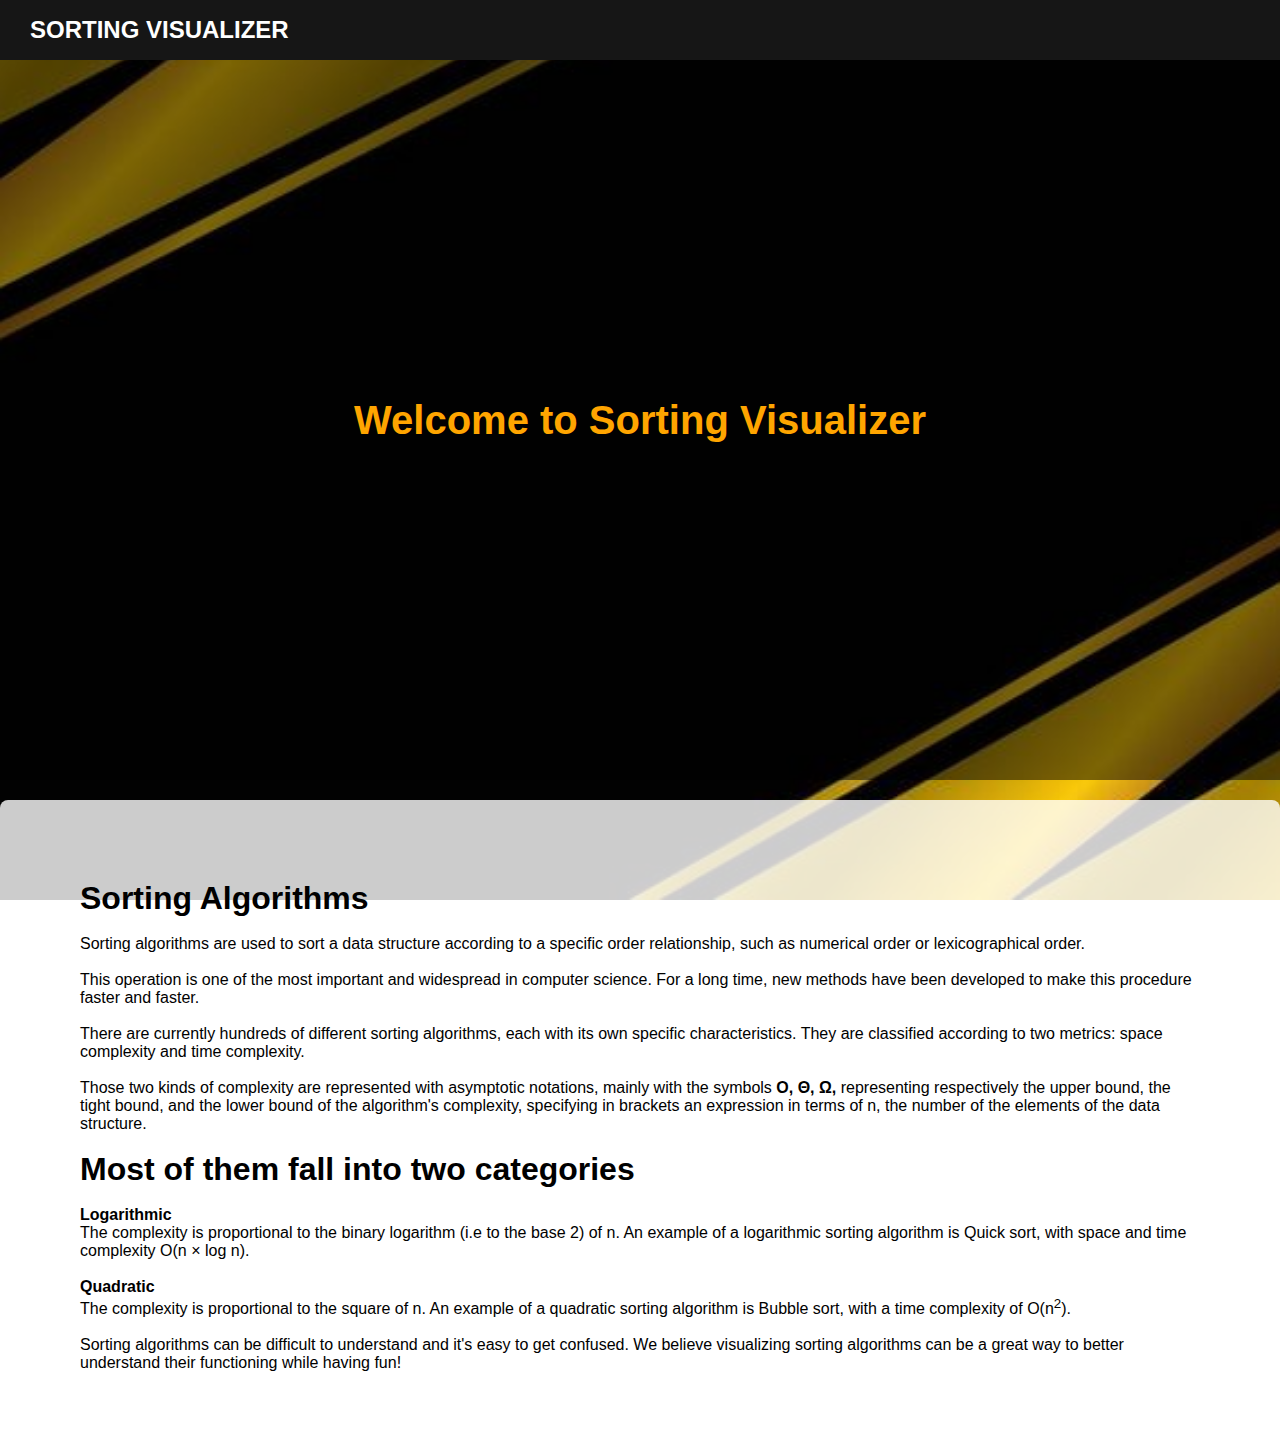
<file: index.html>
<!DOCTYPE html>
<html lang="en">
<head>
    <meta charset="UTF-8">
    <meta name="viewport" content="width=device-width, initial-scale=1.0">
    <title>Sorting Visualizer</title>
    <link rel="stylesheet" href="https://cdnjs.cloudflare.com/ajax/libs/font-awesome/6.6.0/css/all.min.css" integrity="sha512-Kc323vGBEqzTmouAECnVceyQqyqdsSiqLQISBL29aUW4U/M7pSPA/gEUZQqv1cwx4OnYxTxve5UMg5GT6L4JJg==" crossorigin="anonymous" referrerpolicy="no-referrer" />
    <link rel="stylesheet" href="style.css"> <!-- Link to CSS file -->
    <link rel="icon" href="LOGO.png" type="image/x-icon">
</head>
<body>
    <header>
        <div class="navbar">
            <div class="nav-logo border">
                <div class="logo">
                    <h1 class="icon"><i class="fa-solid fa-bars" id="toggle-sidebar"></i></h1>    
                </div>
                <div class="font">
                    <h1>SORTING VISUALIZER</h1>   
                </div>
            </div>
        </div>
    </header>

    <!-- Welcome Section -->
    <section class="welcome-section">
        <h1>Welcome to Sorting Visualizer</h1>
    </section>

    <!-- Sorting Algorithms Info Section -->
    <section class="info-section">
        <h1>Sorting Algorithms</h1><br>
        
          <h6></h6>  <p>Sorting algorithms are used to sort a data structure according to a specific order relationship, such as numerical order or lexicographical order.</p>
            <br>
            <p>This operation is one of the most important and widespread in computer science. For a long time, new methods have been developed to make this procedure faster and faster.</p><br>
            <p>There are currently hundreds of different sorting algorithms, each with its own specific characteristics. They are classified according to two metrics: space complexity and time complexity.</p><br>
            <p>Those two kinds of complexity are represented with asymptotic notations, mainly with the symbols <strong>O, Θ, Ω,</strong>  representing respectively the upper bound, the tight bound, and the lower bound of the algorithm's complexity, specifying in brackets an expression in terms of n, the number of the elements of the data structure.</p><br>
          <h1>  Most of them fall into two categories </h2><br>
            <ul>
                <li><strong>Logarithmic</strong> <br>The complexity is proportional to the binary logarithm (i.e to the base 2) of n. An example of a logarithmic sorting algorithm is Quick sort, with space and time complexity O(n × log n).</li><br>
                <li><strong>Quadratic</strong> <br>The complexity is proportional to the square of n. An example of a quadratic sorting algorithm is Bubble sort, with a time complexity of O(n<sup>2</sup>).</li><br>
            </ul>
            <p>Sorting algorithms can be difficult to understand and it's easy to get confused. We believe visualizing sorting algorithms can be a great way to better understand their functioning while having fun!</p>
        
    </section>

    <!-- Sidebar for sorting algorithms -->
    <div class="sidebar" id="sidebar">
        <h2>Sorting Algorithms</h2>
        <br><br>

        <ul>
            <h3>LOGARITHMIC</h3>
            <li class="algorithm-item" id="merge-sort">Merge Sort</li>
                <li class="algorithm-item" id="quick-sort">Quick Sort</li>
                <li class="algorithm-item" id="heap-sort">Heap Sort</li><BR>
            <h3>QUADRATIC</h3>
            <li class="algorithm-item" id="bubble-sort">Bubble Sort</li>
            <li class="algorithm-item" id="selection-sort">Selection Sort</li>
           
            <li class="algorithm-item" id="insertion-sort">Insertion Sort</li>

            <br>
           
            <!-- <li class="algorithm-item" id="counting-sort">Counting Sort</li> -->
            <!-- Add more algorithms as needed -->
            <li class="algorithm-item" id="search"><h3>SEARCHING</h3></li>
            <!-- <li class="Searching" id="linear-search"><h3>SEARCHING</h3></li> -->
            <!-- <li class="searching" id="bubble-search">Selection Sort</li> -->
        </ul>
        <button id="close-sidebar">Close</button>
    </div>

    <script src="script.js"></script> <!-- Link to JavaScript file -->
</body>
</html>
</file>
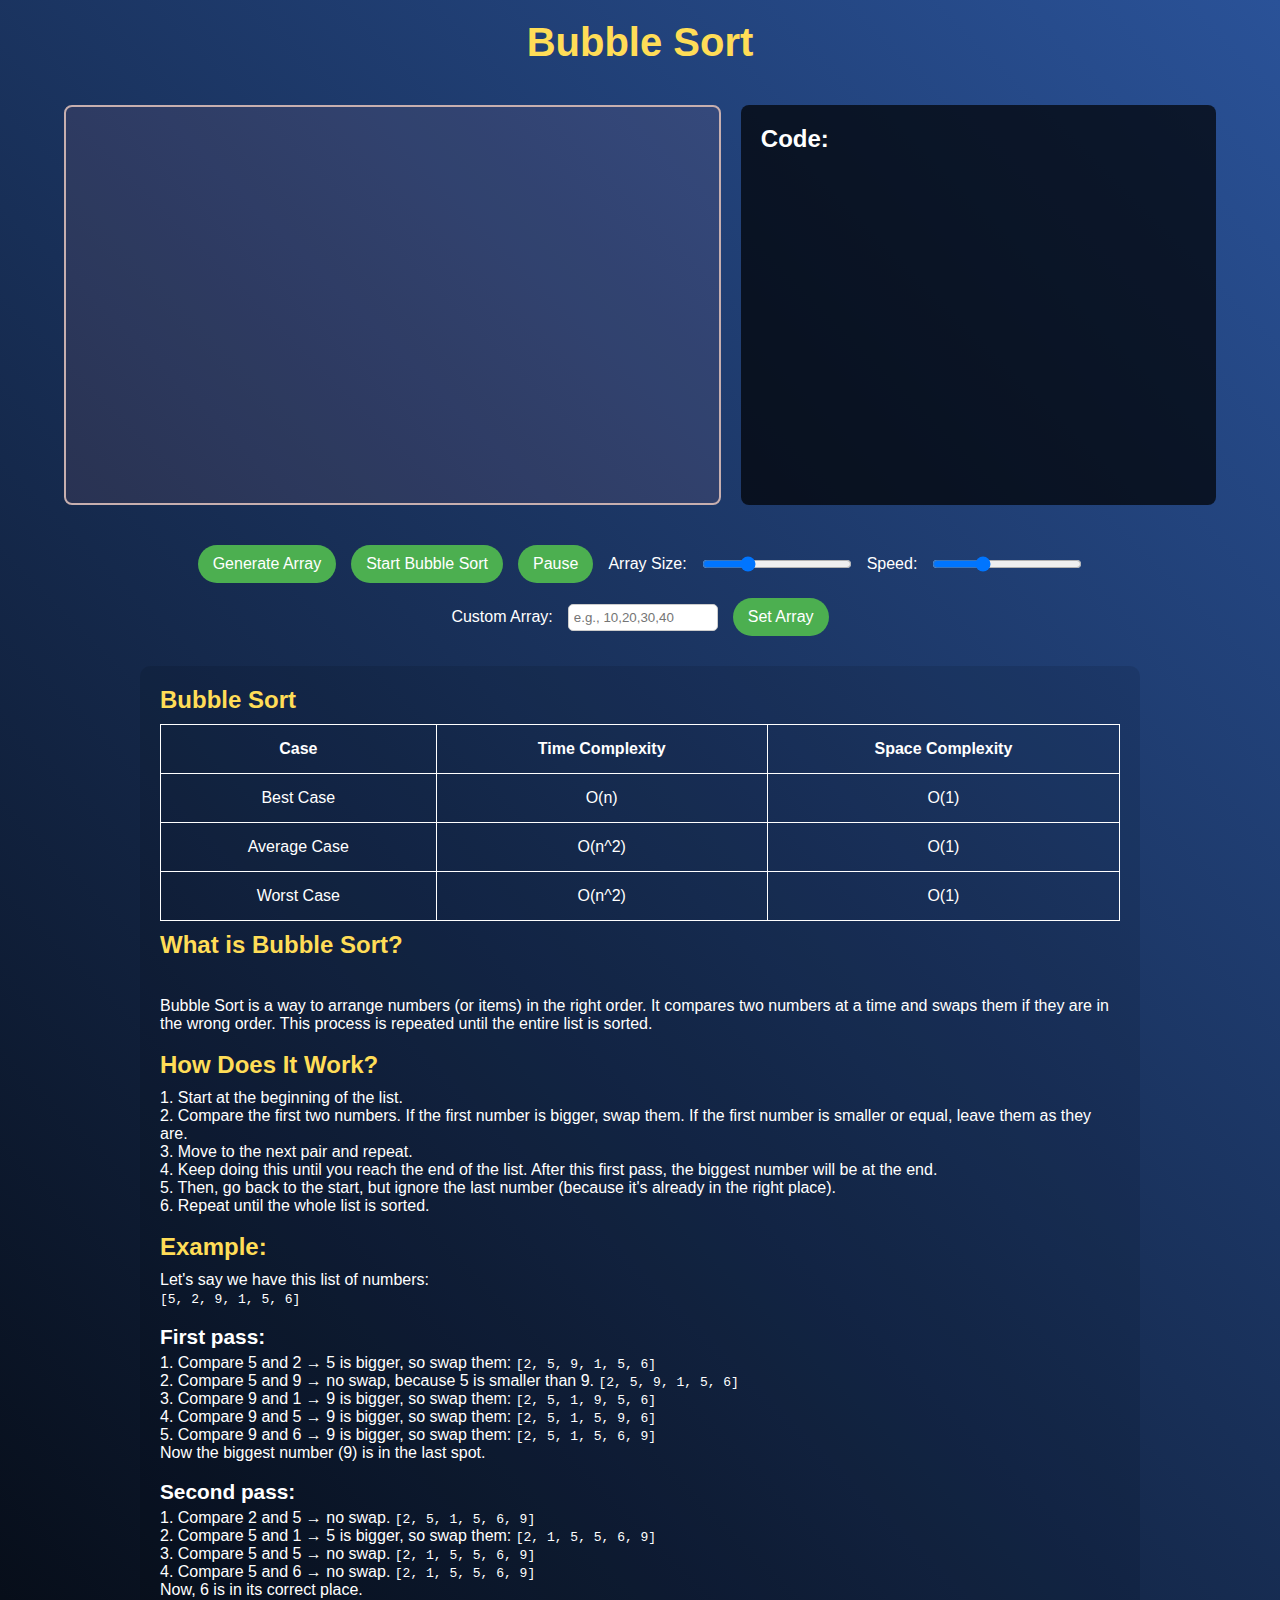
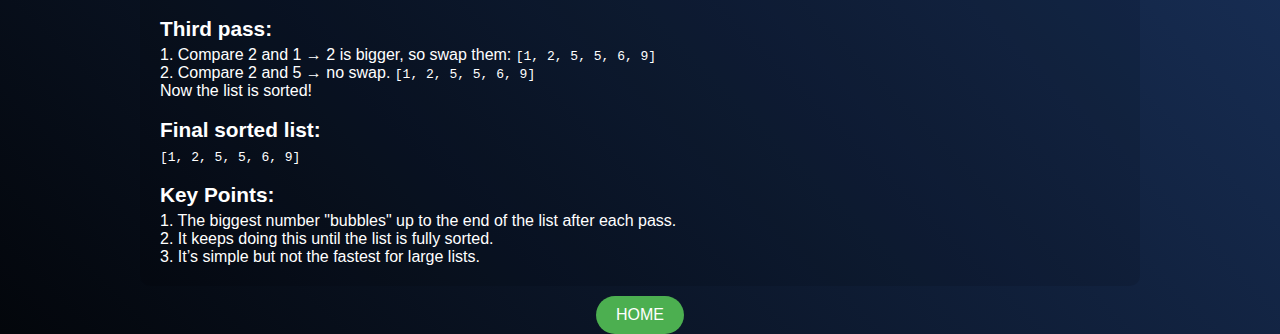
<file: bubble.html>
<!DOCTYPE html>
<html lang="en">
<head>
    <meta charset="UTF-8">
    <meta name="viewport" content="width=device-width, initial-scale=1.0">
    <title>Bubble Sort Visualizer</title>
    <link rel="stylesheet" href="styleee.css">
    <link rel="icon" href="LOGO.png" type="image/x-icon">
</head>
<body>
    <header>
        <h1>Bubble Sort </h1>
    </header>
    
    <main>
        <div id="array-container"></div>
        <div id="code-container">
            <h2>Code:</h2>
            <pre id="algorithm-code"></pre>
        </div>
    </main>
    
    <div class="controls">
        <button id="generate-array">Generate Array</button>
        <button id="start-sort">Start Bubble Sort</button>
        <button id="pause-resume">Pause</button>
        <label for="size-range">Array Size:</label>
        <input type="range" id="size-range" min="10" max="100" value="30">
        <label for="speed-range">Speed:</label>
        <input type="range" id="speed-range" min="50" max="1000" value="300">
        <label for="custom-array">Custom Array:</label>
        <input type="text" id="custom-array" placeholder="e.g., 10,20,30,40">
        <button id="set-array">Set Array</button>
        <button id="theme-toggle">Dark Mode</button>
       
        
        
    </div>
    
    <aside id="bubble-sort-info" class="info-panel">
        <h2>Bubble Sort</h2>
        <table>
            <tr><th>Case</th><th>Time Complexity</th><th>Space Complexity</th></tr>
            <tr><td>Best Case</td><td>O(n)</td><td>O(1)</td></tr>
            <tr><td>Average Case</td><td>O(n^2)</td><td>O(1)</td></tr>
            <tr><td>Worst Case</td><td>O(n^2)</td><td>O(1)</td></tr>
        </table>
        <div id="loop-indicator"></div>
        <div id="algorithm-explanation">
            <!-- <h3>Explanatio?n:</h3> -->
            <!-- <p>Bubble Sort is a simple sorting algorithm.<br>
                It compares adjacent elements and swaps them if they are in the wrong order.<br>
                This process repeats for every element until the array is sorted.<br>
               
                Suitable for small datasets but inefficient for large ones.</p> -->
            <!-- <p>Bubble Sort is a simple sorting algorithm that repeatedly steps through the list, compares adjacent elements, and swaps them if they are in the wrong order. The pass through the list is repeated until the list is sorted.</p> -->
           <h2> <p><strong>What is Bubble Sort?</strong></p><br></h2>
            <p>Bubble Sort is a way to arrange numbers (or items) in the right order. It compares two numbers at a time and swaps them if they are in the wrong order. This process is repeated until the entire list is sorted.</p>
        <br>
        <h2>    <p><strong>How Does It Work?</strong></p></h2>
            <p>1. Start at the beginning of the list.</p>
            <p>2. Compare the first two numbers. If the first number is bigger, swap them. If the first number is smaller or equal, leave them as they are.</p>
            <p>3. Move to the next pair and repeat.</p>
            <p>4. Keep doing this until you reach the end of the list. After this first pass, the biggest number will be at the end.</p>
            <p>5. Then, go back to the start, but ignore the last number (because it's already in the right place).</p>
            <p>6. Repeat until the whole list is sorted.</p><br>
        
           <h2> <p><strong>Example:</strong></p></h2>
            <p>Let's say we have this list of numbers:</p>
            <p><code>[5, 2, 9, 1, 5, 6]</code></p><br>
        
           <h3> <p><strong>First pass:</strong></p></h3>
            <p>1. Compare 5 and 2 → 5 is bigger, so swap them: <code>[2, 5, 9, 1, 5, 6]</code></p>
            <p>2. Compare 5 and 9 → no swap, because 5 is smaller than 9. <code>[2, 5, 9, 1, 5, 6]</code></p>
            <p>3. Compare 9 and 1 → 9 is bigger, so swap them: <code>[2, 5, 1, 9, 5, 6]</code></p>
            <p>4. Compare 9 and 5 → 9 is bigger, so swap them: <code>[2, 5, 1, 5, 9, 6]</code></p>
            <p>5. Compare 9 and 6 → 9 is bigger, so swap them: <code>[2, 5, 1, 5, 6, 9]</code></p>
            <p>Now the biggest number (9) is in the last spot.</p><br>
        
           <h3> <p><strong>Second pass:</strong></p></h3>
            <p>1. Compare 2 and 5 → no swap. <code>[2, 5, 1, 5, 6, 9]</code></p>
            <p>2. Compare 5 and 1 → 5 is bigger, so swap them: <code>[2, 1, 5, 5, 6, 9]</code></p>
            <p>3. Compare 5 and 5 → no swap. <code>[2, 1, 5, 5, 6, 9]</code></p>
            <p>4. Compare 5 and 6 → no swap. <code>[2, 1, 5, 5, 6, 9]</code></p>
            <p>Now, 6 is in its correct place.</p><br>
        
           <h3> <p><strong>Third pass:</strong></p></h3>
            <p>1. Compare 2 and 1 → 2 is bigger, so swap them: <code>[1, 2, 5, 5, 6, 9]</code></p>
            <p>2. Compare 2 and 5 → no swap. <code>[1, 2, 5, 5, 6, 9]</code></p>
            <p>Now the list is sorted!</p><br>
        
           <h3> <p><strong>Final sorted list:</strong></p></h3>
            <p><code>[1, 2, 5, 5, 6, 9]</code></p><br>
        
           <h3> <p><strong>Key Points:</strong></p></h3>
            <p>1. The biggest number "bubbles" up to the end of the list after each pass.</p>
            <p>2. It keeps doing this until the list is fully sorted.</p>
            <p>3. It’s simple but not the fastest for large lists.</p>
        
           
        </div>
    </aside>

    <script src="bubble.js"></script>
    <a href="index.html" style="text-decoration: none; padding: 10px 20px; background-color: #4CAF50; color: white; border-radius: 100px;">HOME</a>

</body>
</html>
</file>
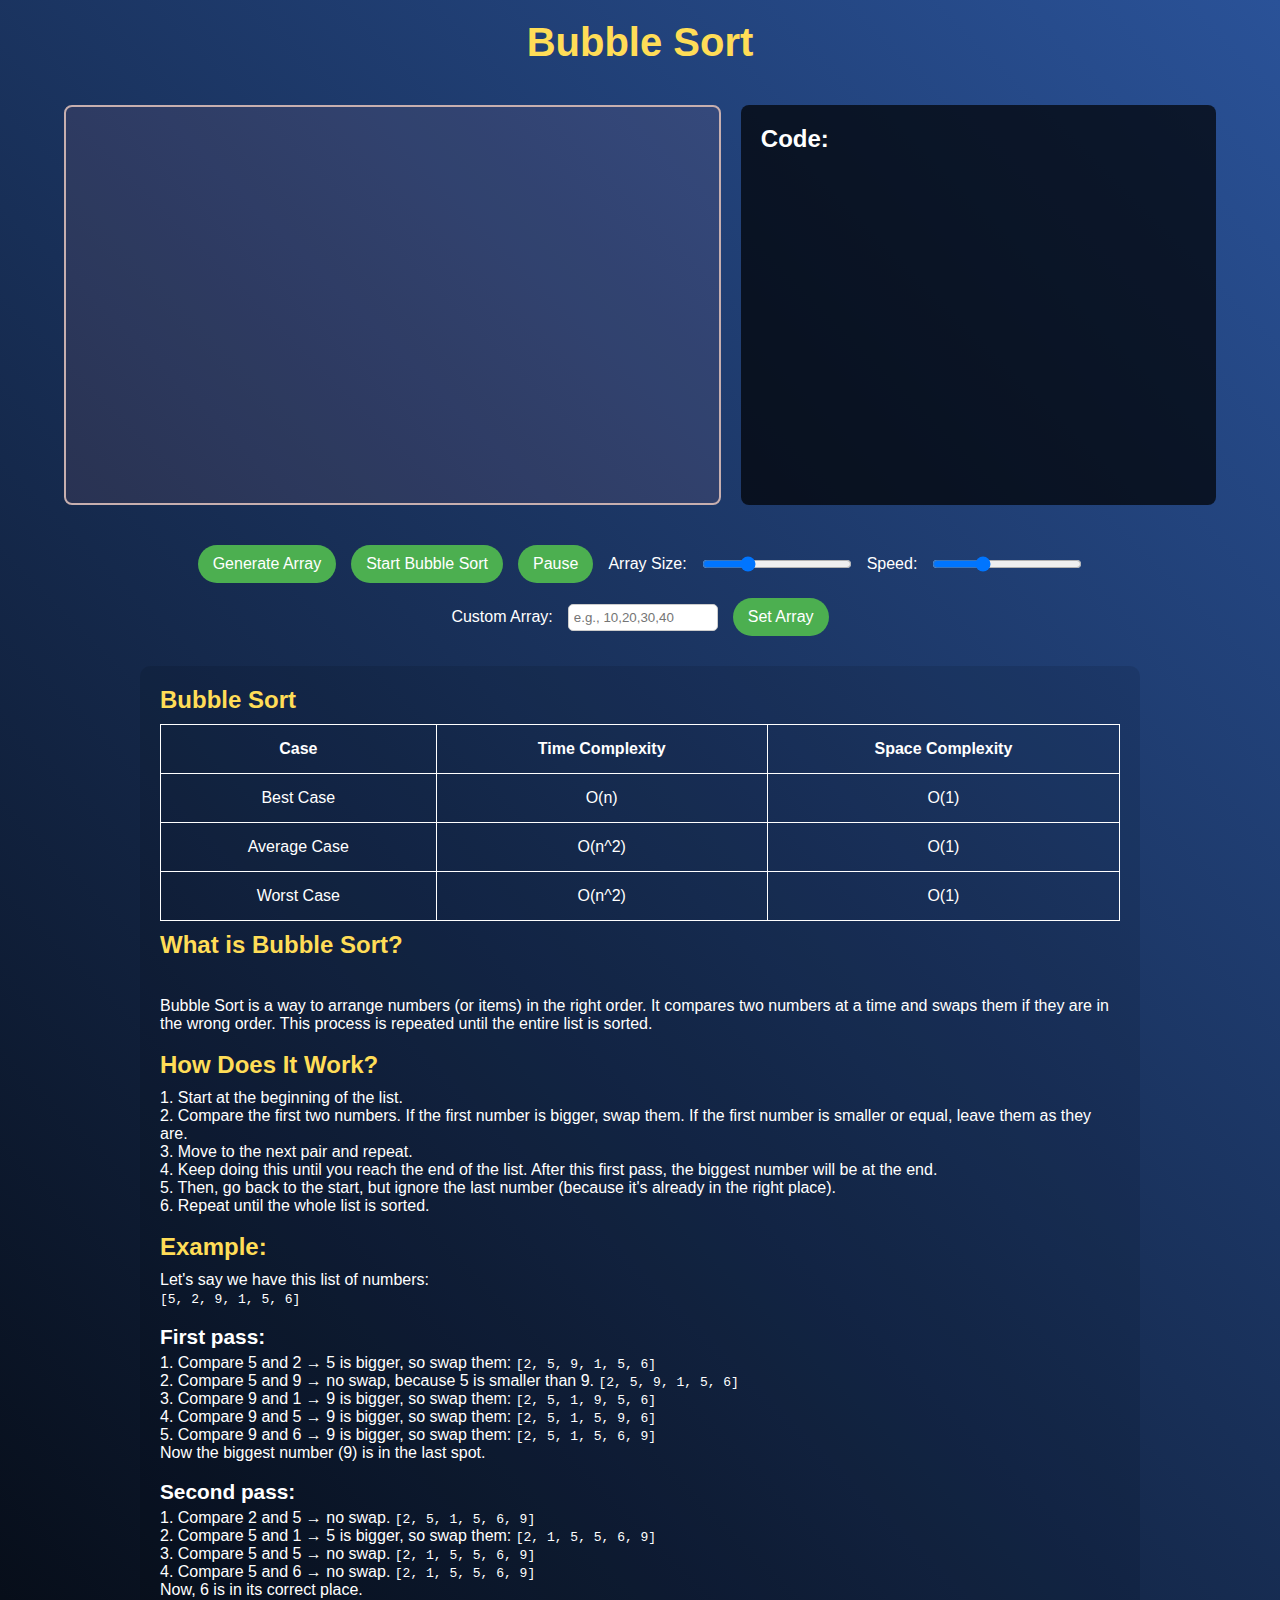
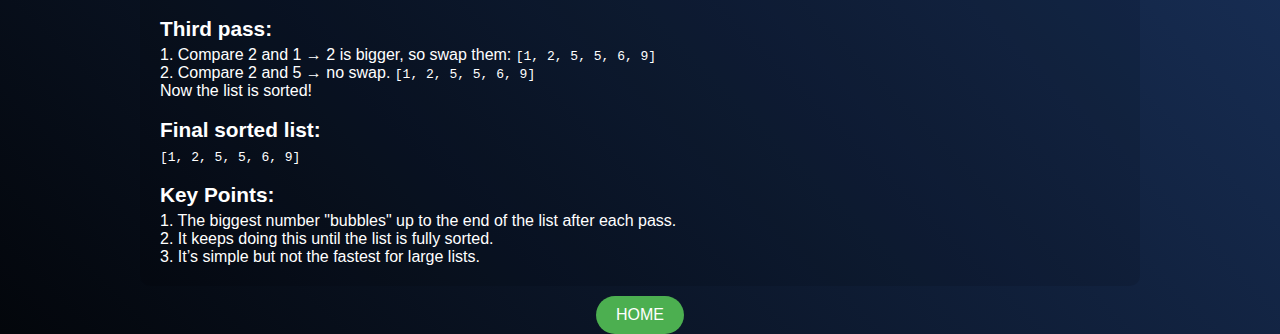
<file: dummy.html>
<!DOCTYPE html>
<html lang="en">
<head>
    <meta charset="UTF-8">
    <meta name="viewport" content="width=device-width, initial-scale=1.0">
    <title>Bubble Sort Visualizer</title>
    <link rel="stylesheet" href="styleee.css">
    <link rel="icon" href="LOGO.png" type="image/x-icon">
</head>
<body>
    <header>
        <h1>Bubble Sort </h1>
    </header>
    
    <main>
        <div id="array-container"></div>
        <div id="code-container">
            <h2>Code:</h2>
            <pre id="algorithm-code"></pre>
        </div>
    </main>
    
    <div class="controls">
        <button id="generate-array">Generate Array</button>
        <button id="start-sort">Start Bubble Sort</button>
        <button id="pause-resume">Pause</button>
        <label for="size-range">Array Size:</label>
        <input type="range" id="size-range" min="10" max="100" value="30">
        <label for="speed-range">Speed:</label>
        <input type="range" id="speed-range" min="50" max="1000" value="300">
        <label for="custom-array">Custom Array:</label>
        <input type="text" id="custom-array" placeholder="e.g., 10,20,30,40">
        <button id="set-array">Set Array</button>
        <button id="theme-toggle">Dark Mode</button>
       
        
        
    </div>
    
    <aside id="bubble-sort-info" class="info-panel">
        <h2>Bubble Sort</h2>
        <table>
            <tr><th>Case</th><th>Time Complexity</th><th>Space Complexity</th></tr>
            <tr><td>Best Case</td><td>O(n)</td><td>O(1)</td></tr>
            <tr><td>Average Case</td><td>O(n^2)</td><td>O(1)</td></tr>
            <tr><td>Worst Case</td><td>O(n^2)</td><td>O(1)</td></tr>
        </table>
        <div id="loop-indicator"></div>
        <div id="algorithm-explanation">
            <!-- <h3>Explanatio?n:</h3> -->
            <!-- <p>Bubble Sort is a simple sorting algorithm.<br>
                It compares adjacent elements and swaps them if they are in the wrong order.<br>
                This process repeats for every element until the array is sorted.<br>
               
                Suitable for small datasets but inefficient for large ones.</p> -->
            <!-- <p>Bubble Sort is a simple sorting algorithm that repeatedly steps through the list, compares adjacent elements, and swaps them if they are in the wrong order. The pass through the list is repeated until the list is sorted.</p> -->
           <h2> <p><strong>What is Bubble Sort?</strong></p><br></h2>
            <p>Bubble Sort is a way to arrange numbers (or items) in the right order. It compares two numbers at a time and swaps them if they are in the wrong order. This process is repeated until the entire list is sorted.</p>
        <br>
        <h2>    <p><strong>How Does It Work?</strong></p></h2>
            <p>1. Start at the beginning of the list.</p>
            <p>2. Compare the first two numbers. If the first number is bigger, swap them. If the first number is smaller or equal, leave them as they are.</p>
            <p>3. Move to the next pair and repeat.</p>
            <p>4. Keep doing this until you reach the end of the list. After this first pass, the biggest number will be at the end.</p>
            <p>5. Then, go back to the start, but ignore the last number (because it's already in the right place).</p>
            <p>6. Repeat until the whole list is sorted.</p><br>
        
           <h2> <p><strong>Example:</strong></p></h2>
            <p>Let's say we have this list of numbers:</p>
            <p><code>[5, 2, 9, 1, 5, 6]</code></p><br>
        
           <h3> <p><strong>First pass:</strong></p></h3>
            <p>1. Compare 5 and 2 → 5 is bigger, so swap them: <code>[2, 5, 9, 1, 5, 6]</code></p>
            <p>2. Compare 5 and 9 → no swap, because 5 is smaller than 9. <code>[2, 5, 9, 1, 5, 6]</code></p>
            <p>3. Compare 9 and 1 → 9 is bigger, so swap them: <code>[2, 5, 1, 9, 5, 6]</code></p>
            <p>4. Compare 9 and 5 → 9 is bigger, so swap them: <code>[2, 5, 1, 5, 9, 6]</code></p>
            <p>5. Compare 9 and 6 → 9 is bigger, so swap them: <code>[2, 5, 1, 5, 6, 9]</code></p>
            <p>Now the biggest number (9) is in the last spot.</p><br>
        
           <h3> <p><strong>Second pass:</strong></p></h3>
            <p>1. Compare 2 and 5 → no swap. <code>[2, 5, 1, 5, 6, 9]</code></p>
            <p>2. Compare 5 and 1 → 5 is bigger, so swap them: <code>[2, 1, 5, 5, 6, 9]</code></p>
            <p>3. Compare 5 and 5 → no swap. <code>[2, 1, 5, 5, 6, 9]</code></p>
            <p>4. Compare 5 and 6 → no swap. <code>[2, 1, 5, 5, 6, 9]</code></p>
            <p>Now, 6 is in its correct place.</p><br>
        
           <h3> <p><strong>Third pass:</strong></p></h3>
            <p>1. Compare 2 and 1 → 2 is bigger, so swap them: <code>[1, 2, 5, 5, 6, 9]</code></p>
            <p>2. Compare 2 and 5 → no swap. <code>[1, 2, 5, 5, 6, 9]</code></p>
            <p>Now the list is sorted!</p><br>
        
           <h3> <p><strong>Final sorted list:</strong></p></h3>
            <p><code>[1, 2, 5, 5, 6, 9]</code></p><br>
        
           <h3> <p><strong>Key Points:</strong></p></h3>
            <p>1. The biggest number "bubbles" up to the end of the list after each pass.</p>
            <p>2. It keeps doing this until the list is fully sorted.</p>
            <p>3. It’s simple but not the fastest for large lists.</p>
        
           
        </div>
    </aside>

    <script src="bubble.js"></script>
    <a href="index.html" style="text-decoration: none; padding: 10px 20px; background-color: #4CAF50; color: white; border-radius: 100px;">HOME</a>

</body>
<style>/* General Reset */
    * {
        margin: 0;
        padding: 0;
        box-sizing: border-box;
    }
    
    /* Body Styling */
    body {
        font-family: Arial, sans-serif;
        background: linear-gradient(45deg, #03060b, #2a5298);
        color: white;
        display: flex;
        flex-direction: column;
        align-items: center;
        min-height: 100vh;
    }
    
    /* Header Styling */
    header {
        margin: 20px 0;
        text-align: center;
    }
    
    header h1 {
        font-size: 2.5rem;
        color: #ffdd57;
    }
    
    /* Main Content Styling */
    main {
        display: flex;
        justify-content: center;
        align-items: flex-start;
        width: 90%;
        margin: 20px 0;
        gap: 20px;
    }
    
    #array-container {
        flex: 3;
        height: 400px;
        display: flex;
        align-items: flex-end;
        justify-content: center;
        background: rgba(223, 133, 133, 0.1);
        border: 2px solid rgb(199, 175, 175);
        border-radius: 8px;
        overflow: hidden;
    }
    
    .bar {
        background: #4caf50;
        margin: 0 2px;
        border-radius: 5px;
        transition: height 0.3s ease, background 0.3s ease;
    }
    
    .bar.active {
        background: #ff5722;
    }
    
    /* Code Container */
    #code-container {
        flex: 2;
        padding: 20px;
        background: rgba(0, 0, 0, 0.7);
        border-radius: 8px;
        height: 400px;
        overflow-y: auto;
        max-width: 500px;
    }
    
    /* Algorithm Code Styling */
    #algorithm-code {
        font-family: 'Courier New', Courier, monospace;
        font-size: 1rem;
        color: #00e676;
        white-space: pre-wrap;
        padding: 10px;
        line-height: 1.5;
    }
    
    #algorithm-code .highlight {
        background: #ffdd57;
        color: black;
        padding: 2px 4px;
        border-radius: 4px;
    }
    
    /* Controls Styling */
    .controls {
        display: flex;
        justify-content: center;
        align-items: center;
        gap: 15px;
        margin: 20px 0;
        width: 100%;
        max-width: 1000px;
        flex-wrap: wrap;
    }
    
    button, select, input[type="range"] {
        padding: 10px 15px;
        font-size: 1rem;
        border: none;
        border-radius: 100px;
        cursor: pointer;
        transition: background 0.3s ease;
    }
    
    button {
        background: #4caf50;
        color: white;
    }
    
    button:hover {
        background: #45a049;
    }
    
    input[type="range"] {
        width: 150px;
        background: transparent;
    }
    
    select {
        padding: 8px;
        background: #fff;
        border-radius: 5px;
        border: none;
    }
    
    /* Info Panel Styling */
    .info-panel {
        background: rgba(0, 0, 0, 0.1);
        /* border: 2px solid white; */
        border-radius: 10px;
        padding: 20px;
        width: 100%;
        max-width: 1000px;
        /* text-align: center; */
        margin: 10px 0;
    }
    
    .info-panel h2 {
        font-size: 1.5rem;
        margin-bottom: 10px;
        color: #ffdd57;
    }
    
    .info-panel table {
        width: 100%;
        border-collapse: collapse;
        margin: 10px 0;
        color: white;
    }
    
    .info-panel table th, .info-panel table td {
        padding: 15px;
        border: 1px solid white;
        text-align: center;
    }
    
    /* Loop Indicator Styling */
    #loop-indicator {
        margin: 10px 0;
        font-size: 1.1rem;
        color: #00e676;
    }
    
    #algorithm-explanation h3 {
        margin-bottom: 5px;
        font-size: 1.3rem;
        
    }
    
    /* Dark Mode and Light Mode Styles */
    body.light-mode {
        background: white;
        color: black;
    }
    
    body.light-mode header h1 {
        color: #007bff;
    }
    
    body.light-mode .controls button {
        background: #007bff;
        color: white;
    }
    
    body.light-mode .info-panel {
        background: rgba(0, 0, 0, 0.1);
    }
    
    /* Highlight Sorted Bars */
    .bar.sorted {
        background: #00e676;
    }
    
    /* Custom Array Input Styling */
    #custom-array {
        padding: 5px;
        width: 150px;
        border-radius: 5px;
        border: 1px solid #ccc;
    }
    
    /* Theme Toggle */
    #theme-toggle {
        background: #ff5722;
        color: white;
    }
    
    /* General code styling */
    .code-container {
        font-family: 'Courier New', Courier, monospace;
        white-space: pre-wrap; /* Allows code to wrap if it exceeds container width */
        background-color: #f4f4f4;
        padding: 10px;
        border-radius: 8px;
        border: 1px solid #ddd;
        margin: 20px 0;
    }
    
    /* Style the language selector */
    #language-selector {
        margin: 10px;
        padding: 5px;
    }
    
    /* Dark Mode */
    body.dark-mode {
        background-color: #121212;
        color: #ffffff;
    }
    
    button.dark-mode {
        background-color: #333;
        color: #fff;
    }
    
    /* Highlight the current executing line in the code */
    .highlight {
        background-color: #ffeb3b; /* Highlight color */
        font-weight: bold;
        color: #000; /* Black text on highlighted background */
    }
    
    /* General Styling for Theme Toggle Button */
    #theme-toggle {
        display: flex;
        align-items: center;
        justify-content: center;
        padding: 10px 15px;
        background: #ff5722;
        border-radius: 50px;
        cursor: pointer;
        transition: background 0.3s ease;
        color: white;
        border: none;
    }
    
    #theme-toggle:hover {
        background-color: #e64a19;
    }
    
    body.dark-mode #theme-toggle {
        background-color: #4caf50;
    }
    
    body.light-mode #theme-toggle {
        background-color: #007bff;
    }
    
    #theme-toggle {
        display: none;
    }
    </style>
<script>const arrayContainer = document.getElementById("array-container");
    const generateArrayButton = document.getElementById("generate-array");
    const startSortButton = document.getElementById("start-sort");
    const speedRange = document.getElementById("speed-range");
    const sizeRange = document.getElementById("size-range");
    const setArrayButton = document.getElementById("set-array");
    const customArrayInput = document.getElementById("custom-array");
    const themeToggleButton = document.getElementById("theme-toggle");
    const algorithmCode = document.getElementById("algorithm-code");
    const loopIndicator = document.getElementById("loop-indicator");
    const pauseResumeButton = document.getElementById("pause-resume");
    const languageSelector = document.getElementById("language-selector");
    
    let array = [];
    let delay = parseInt(speedRange.value);
    let isPaused = false; // Tracks pause state
    let isSorting = false; // Tracks whether sorting is in progress
    
    // Audio setup
    const comparisonSound = new Audio("https://freesound.org/data/previews/151/151022_2437354-lq.mp3");
    const swapSound = new Audio("https://freesound.org/data/previews/131/131657_2398406-lq.mp3");
    
    function playSound(sound) {
        sound.currentTime = 0;
        sound.play();
    }
    
    // Code Snippets for Bubble Sort in C, C++, and Java
    const codeSnippets = {
        Cpp: [
            "void bubbleSort(vector<int>& arr) {",
            "    int n = arr.size();",
            "    for (int i = 0; i < n-1; i++) {",
            "        for (int j = 0; j < n-i-1; j++) {",
            "            if (arr[j] > arr[j+1]) {",
            "                swap(arr[j], arr[j+1]);",
            "            }",
            "        }",
            "    }",
            "}"
        ],
    };
    
    // Current language selected
    let currentLanguage = "Cpp";
    
    function highlightCodeLine(indices) {
        if (!Array.isArray(indices)) indices = [indices];
        const highlightedCode = codeSnippets[currentLanguage]
            .map((line, i) => 
                indices.includes(i) ? `<span class="highlight">${line}</span>` : line
            )
            .join("\n");
        algorithmCode.innerHTML = highlightedCode;
    }
    
    // Generate Random Array
    function generateRandomArray(size = 30) {
        arrayContainer.innerHTML = '';
        array = Array.from({ length: size }, () => Math.floor(Math.random() * 100) + 1);
        array.forEach(value => {
            const bar = document.createElement("div");
            bar.classList.add("bar");
            bar.style.height = `${value * 3}px`;
            bar.style.width = `${100 / size}%`;
            const number = document.createElement("span");
            number.textContent = value; // Set the number to the bar value
            bar.appendChild(number); // Append the number inside the bar
            arrayContainer.appendChild(bar);
        });
        highlightCodeLine(-1); // Reset code highlighting
    }
    
    // Custom Array Input
    function setCustomArray(input) {
        const customValues = input.split(',').map(num => parseInt(num.trim())).filter(Boolean);
        if (customValues.length) {
            array = customValues;
            generateCustomArray();
        }
    }
    
    function generateCustomArray() {
        arrayContainer.innerHTML = '';
        array.forEach(value => {
            const bar = document.createElement("div");
            bar.classList.add("bar");
            bar.style.height = `${value * 3}px`;
            bar.style.width = `${100 / array.length}%`;
            const number = document.createElement("span");
            number.textContent = value; // Set the number to the bar value
            bar.appendChild(number); // Append the number inside the bar
            arrayContainer.appendChild(bar);
        });
        highlightCodeLine(-1); // Reset code highlighting
    }
    
    // Pause/Resume Functionality
    function togglePause() {
        if (!isSorting) return; // Prevent pausing if not sorting
        isPaused = !isPaused;
        pauseResumeButton.textContent = isPaused ? "Resume" : "Pause";
    }
    
    // Helper function to handle pause
    async function waitIfPaused() {
        while (isPaused) {
            await new Promise(resolve => setTimeout(resolve, 100));
        }
    }
    
    async function bubbleSort() {
        if (isSorting) return; // Prevent multiple simultaneous sorts
        isSorting = true;
        pauseResumeButton.disabled = false; // Enable Pause button
    
        const bars = document.querySelectorAll(".bar");
        for (let i = 0; i < array.length; i++) {
            highlightCodeLine(2); // Highlight outer loop (start of function)
            await waitIfPaused(); // Check pause state
            await new Promise(resolve => setTimeout(resolve, delay));
    
            for (let j = 0; j < array.length - i - 1; j++) {
                highlightCodeLine(3); // Highlight inner loop
                await waitIfPaused(); // Check pause state
                await new Promise(resolve => setTimeout(resolve, delay));
    
                loopIndicator.textContent = `Comparing index ${j} and ${j + 1}`;
                bars[j].classList.add("active");
                bars[j + 1].classList.add("active");
                playSound(comparisonSound);
    
                if (array[j] > array[j + 1]) {
                    highlightCodeLine([5, 6]); // Highlight swap lines together
                    await waitIfPaused(); // Check pause state
    
                    // Swap values in array
                    [array[j], array[j + 1]] = [array[j + 1], array[j]];
    
                    // Update bar heights and numbers
                    bars[j].style.height = `${array[j] * 3}px`;
                    bars[j + 1].style.height = `${array[j + 1] * 3}px`;
                    bars[j].querySelector("span").textContent = array[j];
                    bars[j + 1].querySelector("span").textContent = array[j + 1];
    
                    playSound(swapSound);
                }
    
                await new Promise(resolve => setTimeout(resolve, delay));
                bars[j].classList.remove("active");
                bars[j + 1].classList.remove("active");
            }
    
            bars[array.length - i - 1].classList.add("sorted");
            highlightCodeLine(7); // Highlight end of inner loop
        }
        loopIndicator.textContent = "Array is sorted!";
        highlightCodeLine(8); // Highlight end of function
        isSorting = false;
        pauseResumeButton.disabled = true; // Disable Pause button after sorting
    }
    
    // Theme Toggle (Dark Mode)
    function toggleTheme() {
        document.body.classList.toggle("dark-mode"); // Toggle dark mode
        themeToggleButton.style.display = "block"; // Show the button when in dark mode
    }
    
    // Language Selector
    function changeLanguage(language) {
        currentLanguage = language;
        highlightCodeLine(-1); // Reset code highlighting when language changes
    }
    
    // Event Listeners
    generateArrayButton.addEventListener("click", () => generateRandomArray(parseInt(sizeRange.value)));
    sizeRange.addEventListener("input", () => generateRandomArray(parseInt(sizeRange.value)));
    speedRange.addEventListener("input", () => delay = parseInt(speedRange.value));
    setArrayButton.addEventListener("click", () => setCustomArray(customArrayInput.value));
    startSortButton.addEventListener("click", bubbleSort);
    themeToggleButton.addEventListener("click", toggleTheme);
    pauseResumeButton.addEventListener("click", togglePause);
    languageSelector.addEventListener("change", (e) => changeLanguage(e.target.value));
    
    // Initialize
    generateRandomArray(30);
    highlightCodeLine(-1);
    pauseResumeButton.disabled = true; // Disable Pause button initially
</script>    
</html>
</file>
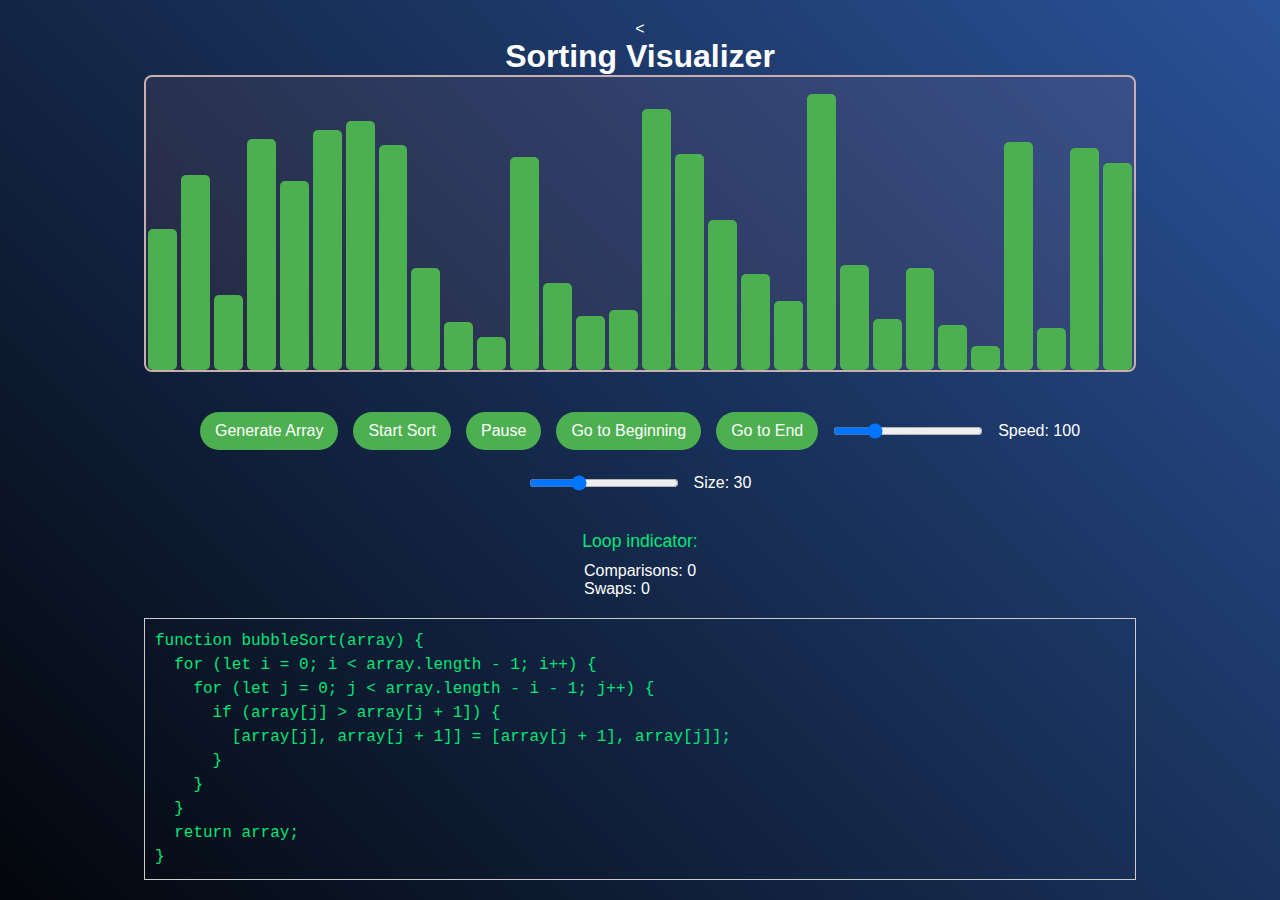
<file: dummybubble.html>
<!DOCTYPE html>
<html lang="en">
<head>
    <meta charset="UTF-8">
    <meta name="viewport" content="width=device-width, initial-scale=1.0">
    <title>Sorting Visualizer</title>
    <style>
        body {
            font-family: Arial, sans-serif;
            display: flex;
            flex-direction: column;
            align-items: center;
            padding: 20px;
        }
        #array-container {
            display: flex;
            justify-content: space-evenly;
            margin-bottom: 20px;
            height: 200px;
            width: 80%;
        }
        .bar {
            width: 30px;
            background-color: #3498db;
            display: flex;
            justify-content: center;
            align-items: flex-end;
            margin: 0 2px;
            position: relative;
        }
        .bar span {
            color: white;
            font-size: 12px;
            position: absolute;
            bottom: -20px;
        }
        .sorted {
            background-color: #2ecc71;
        }
        .active {
            background-color: #f39c12;
        }
        .key-bar {
            background-color: #e74c3c;
        }
        .controls {
            display: flex;
            justify-content: space-evenly;
            margin: 20px 0;
            width: 80%;
        }
        .code {
            margin-top: 20px;
            width: 80%;
            max-height: 300px;
            overflow-y: auto;
            border: 1px solid #ccc;
            padding: 10px;
        }
        .highlight {
            background-color: yellow;
        }
    </style>
     <link rel="stylesheet" href="styleee.css"> <
</head>
<body>

<h1>Sorting Visualizer</h1>

<div id="array-container"></div>

<!-- Controls -->
<div class="controls">
    <button id="generate-array">Generate Array</button>
    <button id="start-sort">Start Sort</button>
    <button id="pause-resume">Pause</button>
    <button id="go-to-beginning">Go to Beginning</button>
    <button id="go-to-end">Go to End</button>
    <input type="range" id="speed-range" min="10" max="500" value="100">
    <span>Speed: <span id="speed-value">100</span></span>
    <input type="range" id="size-range" min="5" max="100" value="30">
    <span>Size: <span id="size-value">30</span></span>
</div>

<!-- Status Panel -->
<div id="loop-indicator">Loop indicator: </div>
<div id="status-panel">
    Comparisons: <span id="comparisons">0</span><br>
    Swaps: <span id="swaps">0</span>
</div>

<!-- Code Trace -->
<div class="code" id="algorithm-code">
    <!-- Highlighted code will be inserted here -->
</div>

<script>
    // DOM Elements
    const arrayContainer = document.getElementById("array-container");
    const generateArrayButton = document.getElementById("generate-array");
    const startSortButton = document.getElementById("start-sort");
    const speedRange = document.getElementById("speed-range");
    const sizeRange = document.getElementById("size-range");
    const pauseResumeButton = document.getElementById("pause-resume");
    const loopIndicator = document.getElementById("loop-indicator");
    const comparisonsDisplay = document.getElementById("comparisons");
    const swapsDisplay = document.getElementById("swaps");
    const algorithmCode = document.getElementById("algorithm-code");

    let array = [];
    let delay = parseInt(speedRange.value);
    let comparisons = 0;
    let swaps = 0;
    let isPaused = false;
    let isSorting = false;
    let currentStep = 0;

    // Code snippets for algorithms
    const codeSnippets = {
        bubbleSort: [
            "function bubbleSort(array) {",
            "  for (let i = 0; i < array.length - 1; i++) {",
            "    for (let j = 0; j < array.length - i - 1; j++) {",
            "      if (array[j] > array[j + 1]) {",
            "        [array[j], array[j + 1]] = [array[j + 1], array[j]];",
            "      }",
            "    }",
            "  }",
            "  return array;",
            "}"
        ]
    };

    let currentAlgorithm = "bubbleSort";

    // Highlight code line
    function highlightCodeLine(indices) {
        const lines = codeSnippets[currentAlgorithm];
        const highlightedCode = lines.map((line, index) => 
            indices.includes(index) ? `<span class="highlight">${line}</span>` : line
        ).join("\n");
        algorithmCode.innerHTML = highlightedCode;
    }

    // Generate random array
    function generateRandomArray(size = 30) {
        arrayContainer.innerHTML = '';
        array = Array.from({ length: size }, () => Math.floor(Math.random() * 100) + 1);
        array.forEach(value => {
            const bar = document.createElement("div");
            bar.classList.add("bar");
            bar.style.height = `${value * 3}px`;
            bar.style.width = `${100 / size}%`;
            const number = document.createElement("span");
            number.textContent = value;
            bar.appendChild(number);
            arrayContainer.appendChild(bar);
        });
        highlightCodeLine([-1]); // Reset code highlighting
        comparisons = 0;
        swaps = 0;
        comparisonsDisplay.textContent = comparisons;
        swapsDisplay.textContent = swaps;
    }

    // Pause/Resume functionality
    function togglePause() {
        if (!isSorting) return;
        isPaused = !isPaused;
        pauseResumeButton.textContent = isPaused ? "Resume" : "Pause";
    }

    // Wait function to pause the animation
    async function waitIfPaused() {
        while (isPaused) {
            await new Promise(resolve => setTimeout(resolve, 100));
        }
    }

    // Bubble Sort Algorithm
    async function bubbleSort() {
        if (isSorting) return;
        isSorting = true;
        pauseResumeButton.disabled = false;

        const bars = document.querySelectorAll(".bar");
        for (let i = 0; i < array.length - 1; i++) {
            for (let j = 0; j < array.length - i - 1; j++) {
                highlightCodeLine([2, 3]); // Highlight comparison part
                bars[j].classList.add("active");
                bars[j + 1].classList.add("active");

                await waitIfPaused();
                await new Promise(resolve => setTimeout(resolve, delay));

                if (array[j] > array[j + 1]) {
                    [array[j], array[j + 1]] = [array[j + 1], array[j]];
                    bars[j].style.height = `${array[j] * 3}px`;
                    bars[j + 1].style.height = `${array[j + 1] * 3}px`;

                    swaps++;
                    swapsDisplay.textContent = swaps;
                }

                bars[j].classList.remove("active");
                bars[j + 1].classList.remove("active");

                comparisons++;
                comparisonsDisplay.textContent = comparisons;

                await new Promise(resolve => setTimeout(resolve, delay));
            }
        }

        for (let i = 0; i < bars.length; i++) {
            bars[i].classList.add("sorted");
        }

        highlightCodeLine([7]); // End of sorting
        loopIndicator.textContent = "Array is sorted!";
        isSorting = false;
        pauseResumeButton.disabled = true;
    }

    // Event Listeners
    generateArrayButton.addEventListener("click", () => generateRandomArray(parseInt(sizeRange.value)));
    sizeRange.addEventListener("input", () => generateRandomArray(parseInt(sizeRange.value)));
    speedRange.addEventListener("input", () => {
        delay = parseInt(speedRange.value);
        document.getElementById("speed-value").textContent = delay;
    });
    pauseResumeButton.addEventListener("click", togglePause);
    startSortButton.addEventListener("click", bubbleSort);

    // Initialize
    generateRandomArray(30);
    highlightCodeLine([-1]);
    pauseResumeButton.disabled = true; // Disable pause initially
</script>
</body>
</html>
</file>
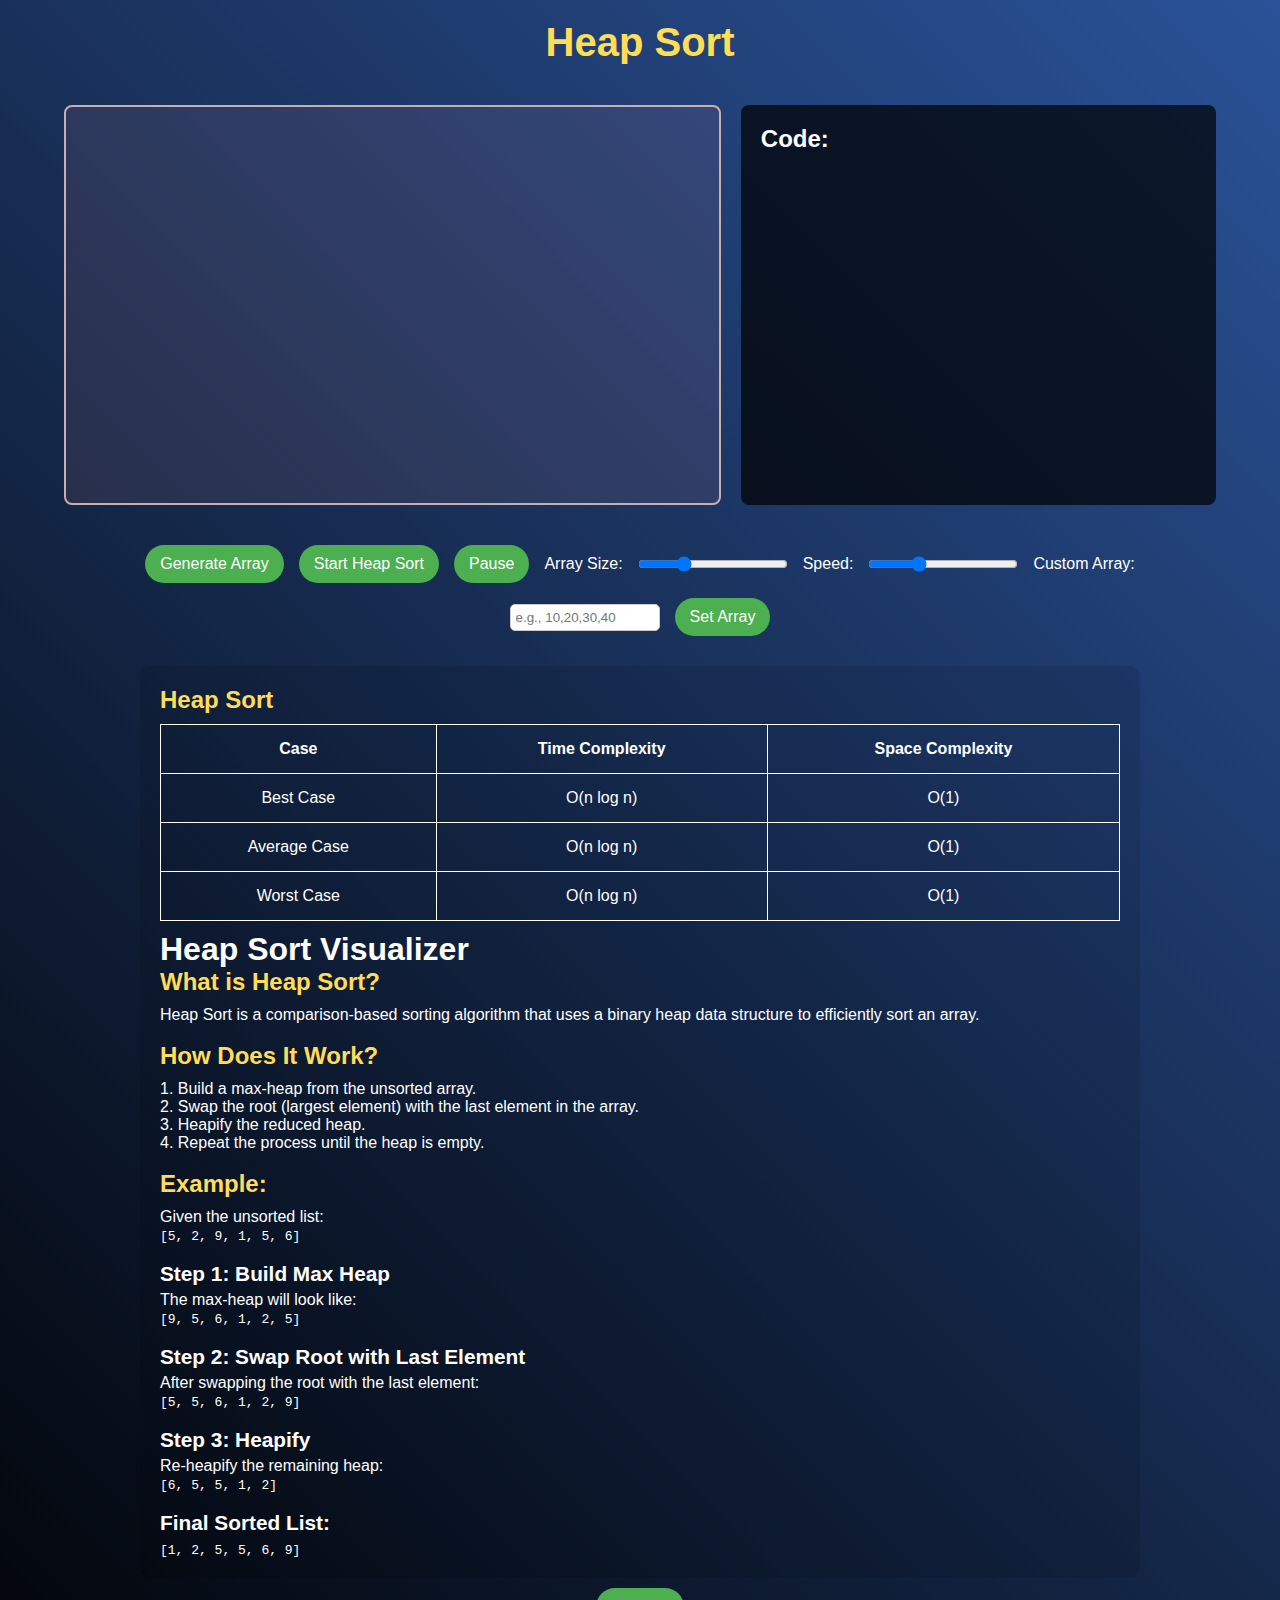
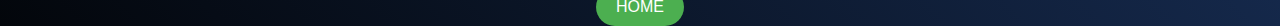
<file: heap.html>
<!DOCTYPE html>
<html lang="en">
<head>
    <meta charset="UTF-8">
    <meta name="viewport" content="width=device-width, initial-scale=1.0">
    <title>Heap Sort Visualizer</title>
    <link rel="stylesheet" href="styleee.css">
    <link rel="icon" href="LOGO.png" type="image/x-icon">
</head>
<body>
    <header>
        <h1>Heap Sort</h1>
    </header>
    
    <main>
        <div id="array-container"></div>
        <div id="code-container">
            <h2>Code:</h2>
            <pre id="algorithm-code"></pre>
        </div>
    </main>
    
    <div class="controls">
        <button id="generate-array">Generate Array</button>
        <button id="start-sort">Start Heap Sort</button>
        <button id="pause-resume">Pause</button>
        <label for="size-range">Array Size:</label>
        <input type="range" id="size-range" min="10" max="100" value="30">
        <label for="speed-range">Speed:</label>
        <input type="range" id="speed-range" min="50" max="1000" value="300">
        <label for="custom-array">Custom Array:</label>
        <input type="text" id="custom-array" placeholder="e.g., 10,20,30,40">
        <button id="set-array">Set Array</button>
        <button id="theme-toggle">Dark Mode</button>
    </div>
    
    <aside id="heap-sort-info" class="info-panel">
        <h2>Heap Sort</h2>
        <table>
            <tr><th>Case</th><th>Time Complexity</th><th>Space Complexity</th></tr>
            <tr><td>Best Case</td><td>O(n log n)</td><td>O(1)</td></tr>
            <tr><td>Average Case</td><td>O(n log n)</td><td>O(1)</td></tr>
            <tr><td>Worst Case</td><td>O(n log n)</td><td>O(1)</td></tr>
        </table>
        <div id="loop-indicator"></div>
        <div id="algorithm-explanation">
            <!-- <h3>Explanation:</h3>
            <p>Heap Sort is a comparison-based sorting algorithm that uses a binary heap structure.<br>
                It works by building a max heap and repeatedly extracting the largest element to build the sorted array.</p> -->
                <title>Heap Sort Visualizer</title>
<h1>Heap Sort Visualizer</h1>
<div id="algorithm-explanation">
    <h2><strong>What is Heap Sort?</strong></h2>
    <p>Heap Sort is a comparison-based sorting algorithm that uses a binary heap data structure to efficiently sort an array.</p>
    <br>
    <h2><strong>How Does It Work?</strong></h2>
    <p>1. Build a max-heap from the unsorted array.</p>
    <p>2. Swap the root (largest element) with the last element in the array.</p>
    <p>3. Heapify the reduced heap.</p>
    <p>4. Repeat the process until the heap is empty.</p>
    <br>
    <h2><strong>Example:</strong></h2>
    <p>Given the unsorted list:</p>
    <p><code>[5, 2, 9, 1, 5, 6]</code></p>
    <br>
    <h3><strong>Step 1: Build Max Heap</strong></h3>
    <p>The max-heap will look like:</p>
    <p><code>[9, 5, 6, 1, 2, 5]</code></p>
    <br>
    <h3><strong>Step 2: Swap Root with Last Element</strong></h3>
    <p>After swapping the root with the last element:</p>
    <p><code>[5, 5, 6, 1, 2, 9]</code></p>
    <br>
    <h3><strong>Step 3: Heapify</strong></h3>
    <p>Re-heapify the remaining heap:</p>
    <p><code>[6, 5, 5, 1, 2]</code></p>
    <br>
    <h3><strong>Final Sorted List:</strong></h3>
    <p><code>[1, 2, 5, 5, 6, 9]</code></p>
</div>

        </div>
    </aside>

    <script src="heap.js"></script>
    <a href="index.html" style="text-decoration: none; padding: 10px 20px; background-color: #4CAF50; color: white; border-radius: 100px;">HOME</a>
</body>
</html>
</file>
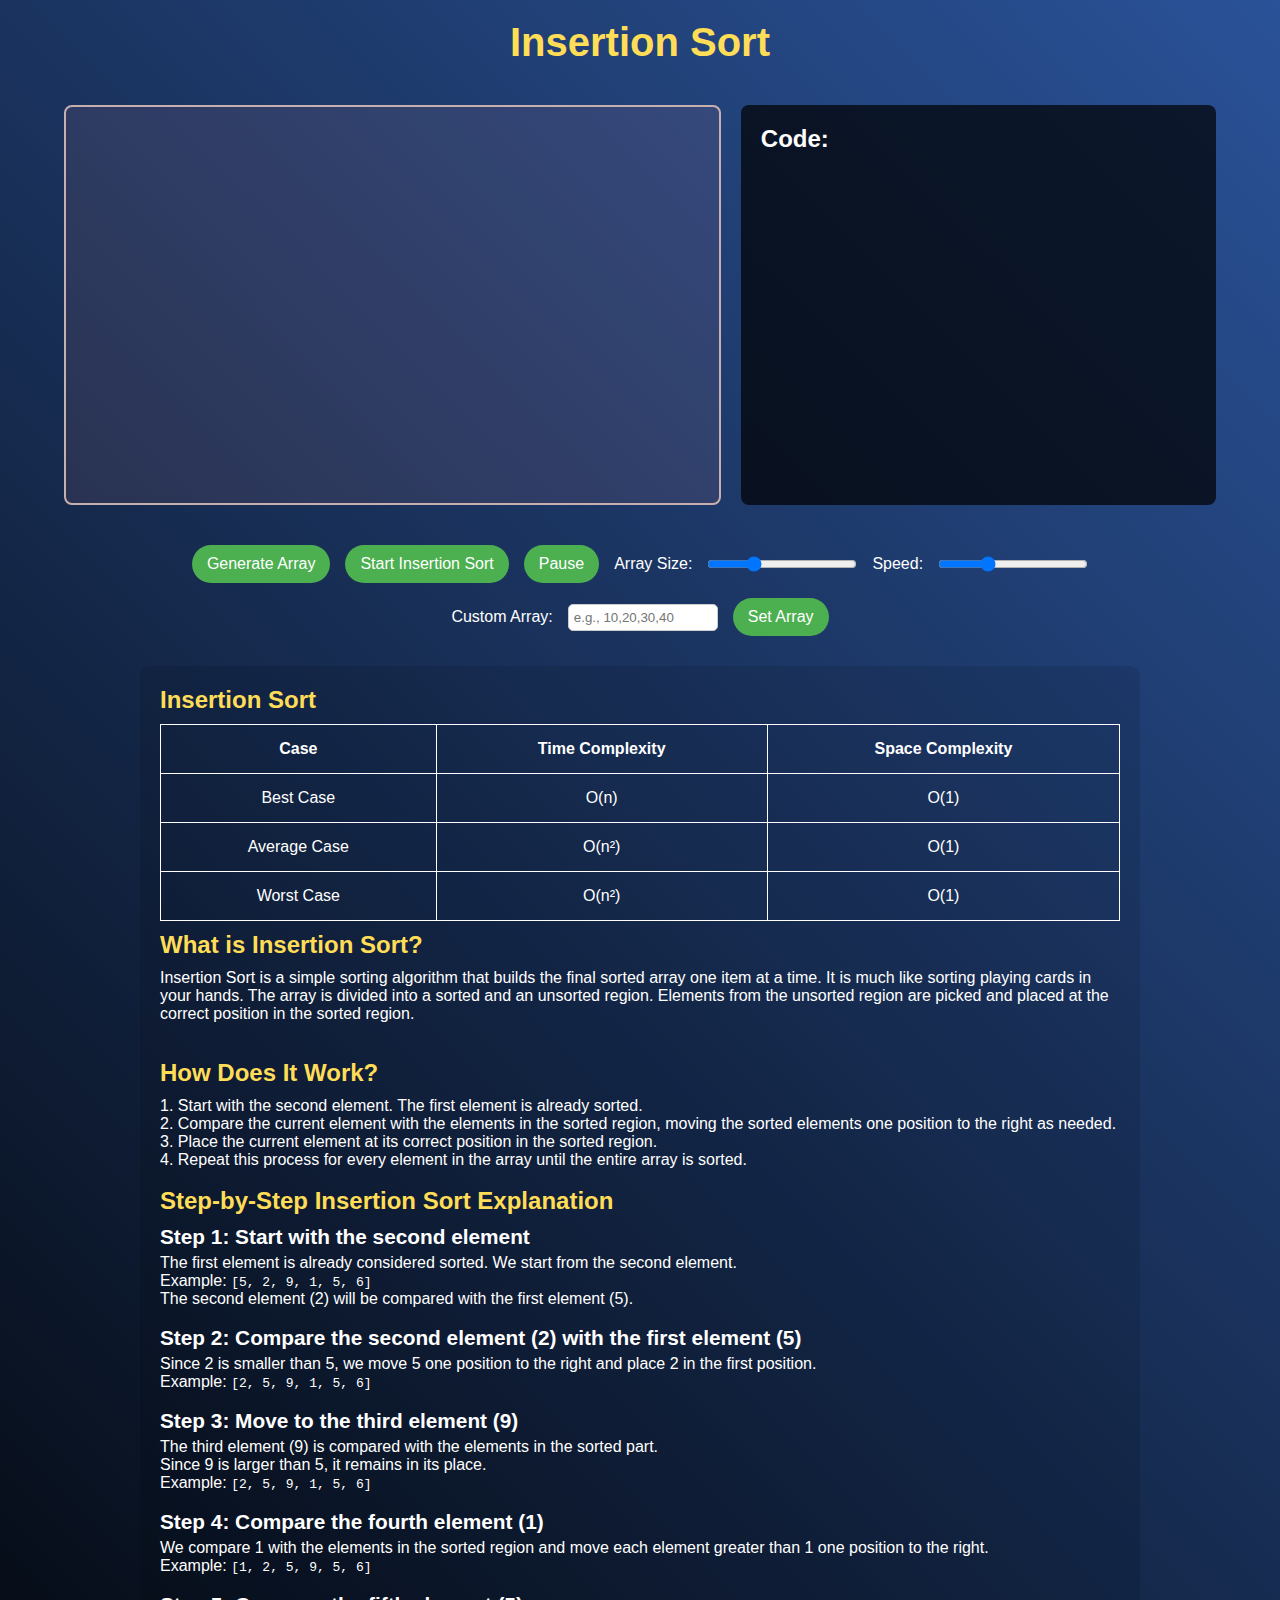
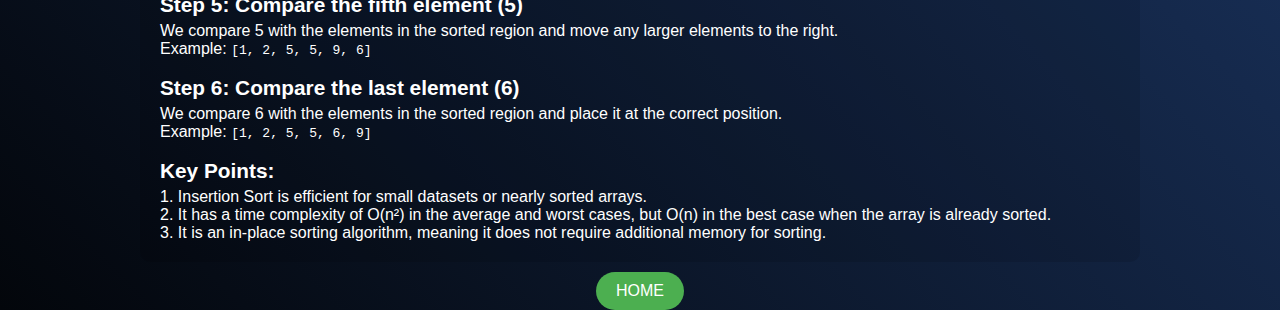
<file: insertion.html>
<!DOCTYPE html>
<html lang="en">
<head>
    <meta charset="UTF-8">
    <meta name="viewport" content="width=device-width, initial-scale=1.0">
    <title>Insertion Sort Visualizer</title>
    <link rel="stylesheet" href="styleee.css">
    <link rel="icon" href="LOGO.png" type="image/x-icon">
</head>
<body>
    <header>
        <h1>Insertion Sort</h1>
    </header>
    
    <main>
        <div id="array-container"></div>
        <div id="code-container">
            <h2>Code:</h2>
            <pre id="algorithm-code"></pre>
        </div>
    </main>
    
    <div class="controls">
        <button id="generate-array">Generate Array</button>
        <button id="start-sort">Start Insertion Sort</button>
        <button id="pause-resume">Pause</button>
        <!-- <button id="step-sort">Step Through</button> New Step button -->
        <label for="size-range">Array Size:</label>
        <input type="range" id="size-range" min="10" max="100" value="30">
        <label for="speed-range">Speed:</label>
        <input type="range" id="speed-range" min="50" max="1000" value="300">
        <label for="custom-array">Custom Array:</label>
        <input type="text" id="custom-array" placeholder="e.g., 10,20,30,40">
        <button id="set-array">Set Array</button>
        <button id="theme-toggle">Dark Mode</button>
    </div>
    
    <aside id="insertion-sort-info" class="info-panel">
        <h2>Insertion Sort</h2>
        <table>
            <tr><th>Case</th><th>Time Complexity</th><th>Space Complexity</th></tr>
            <tr><td>Best Case</td><td>O(n)</td><td>O(1)</td></tr>
            <tr><td>Average Case</td><td>O(n²)</td><td>O(1)</td></tr>
            <tr><td>Worst Case</td><td>O(n²)</td><td>O(1)</td></tr>
        </table>
        <div id="loop-indicator"></div>
        <div id="algorithm-explanation">
            <h2><strong>What is Insertion Sort?</strong></h2>
            <p>Insertion Sort is a simple sorting algorithm that builds the final sorted array one item at a time. It is much like sorting playing cards in your hands. The array is divided into a sorted and an unsorted region. Elements from the unsorted region are picked and placed at the correct position in the sorted region.</p><br>
        <br>
            <h2><strong>How Does It Work?</strong></h2>
            <p>1. Start with the second element. The first element is already sorted.</p>
            <p>2. Compare the current element with the elements in the sorted region, moving the sorted elements one position to the right as needed.</p>
            <p>3. Place the current element at its correct position in the sorted region.</p>
            <p>4. Repeat this process for every element in the array until the entire array is sorted.</p><br>

            <!-- Step-by-step Explanation -->
            <h2><strong>Step-by-Step Insertion Sort Explanation</strong></h2>
            <!-- <div id="step-1" class="explanation-step"> -->
                <h3>Step 1: Start with the second element</h3>
                <p>The first element is already considered sorted. We start from the second element.</p>
                <p>Example: <code>[5, 2, 9, 1, 5, 6]</code></p>
                <p>The second element (2) will be compared with the first element (5).</p><br>
            <!-- </div> -->
            
            <!-- <div id="step-2" class="explanation-step" style="display:none;"> -->
                <h3>Step 2: Compare the second element (2) with the first element (5)</h3>
                <p>Since 2 is smaller than 5, we move 5 one position to the right and place 2 in the first position.</p>
                <p>Example: <code>[2, 5, 9, 1, 5, 6]</code></p><br>
            <!-- </div> -->
            
            <!-- <div id="step-3" class="explanation-step" style="display:none;"> -->
                <h3>Step 3: Move to the third element (9)</h3>
                <p>The third element (9) is compared with the elements in the sorted part.</p>
                <p>Since 9 is larger than 5, it remains in its place.</p>
                <p>Example: <code>[2, 5, 9, 1, 5, 6]</code></p><br>
            <!-- </div> -->

            <!-- <div id="step-4" class="explanation-step" style="display:none;"> -->
                <h3>Step 4: Compare the fourth element (1)</h3>
                <p>We compare 1 with the elements in the sorted region and move each element greater than 1 one position to the right.</p>
                <p>Example: <code>[1, 2, 5, 9, 5, 6]</code></p><br>
            <!-- </div> -->

            <!-- <div id="step-5" class="explanation-step" style="display:none;"> -->
                <h3>Step 5: Compare the fifth element (5)</h3>
                <p>We compare 5 with the elements in the sorted region and move any larger elements to the right.</p>
                <p>Example: <code>[1, 2, 5, 5, 9, 6]</code></p><br>
            <!-- </div> -->

            <!-- <div id="step-6" class="explanation-step" style="display:none;"> -->
                <h3>Step 6: Compare the last element (6)</h3>
                <p>We compare 6 with the elements in the sorted region and place it at the correct position.</p>
                <p>Example: <code>[1, 2, 5, 5, 6, 9]</code></p><br>
            <!-- </div> -->

            <h3><strong>Key Points:</strong></h3>
            <p>1. Insertion Sort is efficient for small datasets or nearly sorted arrays.</p>
            <p>2. It has a time complexity of O(n²) in the average and worst cases, but O(n) in the best case when the array is already sorted.</p>
            <p>3. It is an in-place sorting algorithm, meaning it does not require additional memory for sorting.</p>
        </div>
    </aside>

    <script src="insertion.js"></script>
    <a href="index.html" style="text-decoration: none; padding: 10px 20px; background-color: #4CAF50; color: white; border-radius: 100px;">HOME</a>

</body>
</html>
</file>
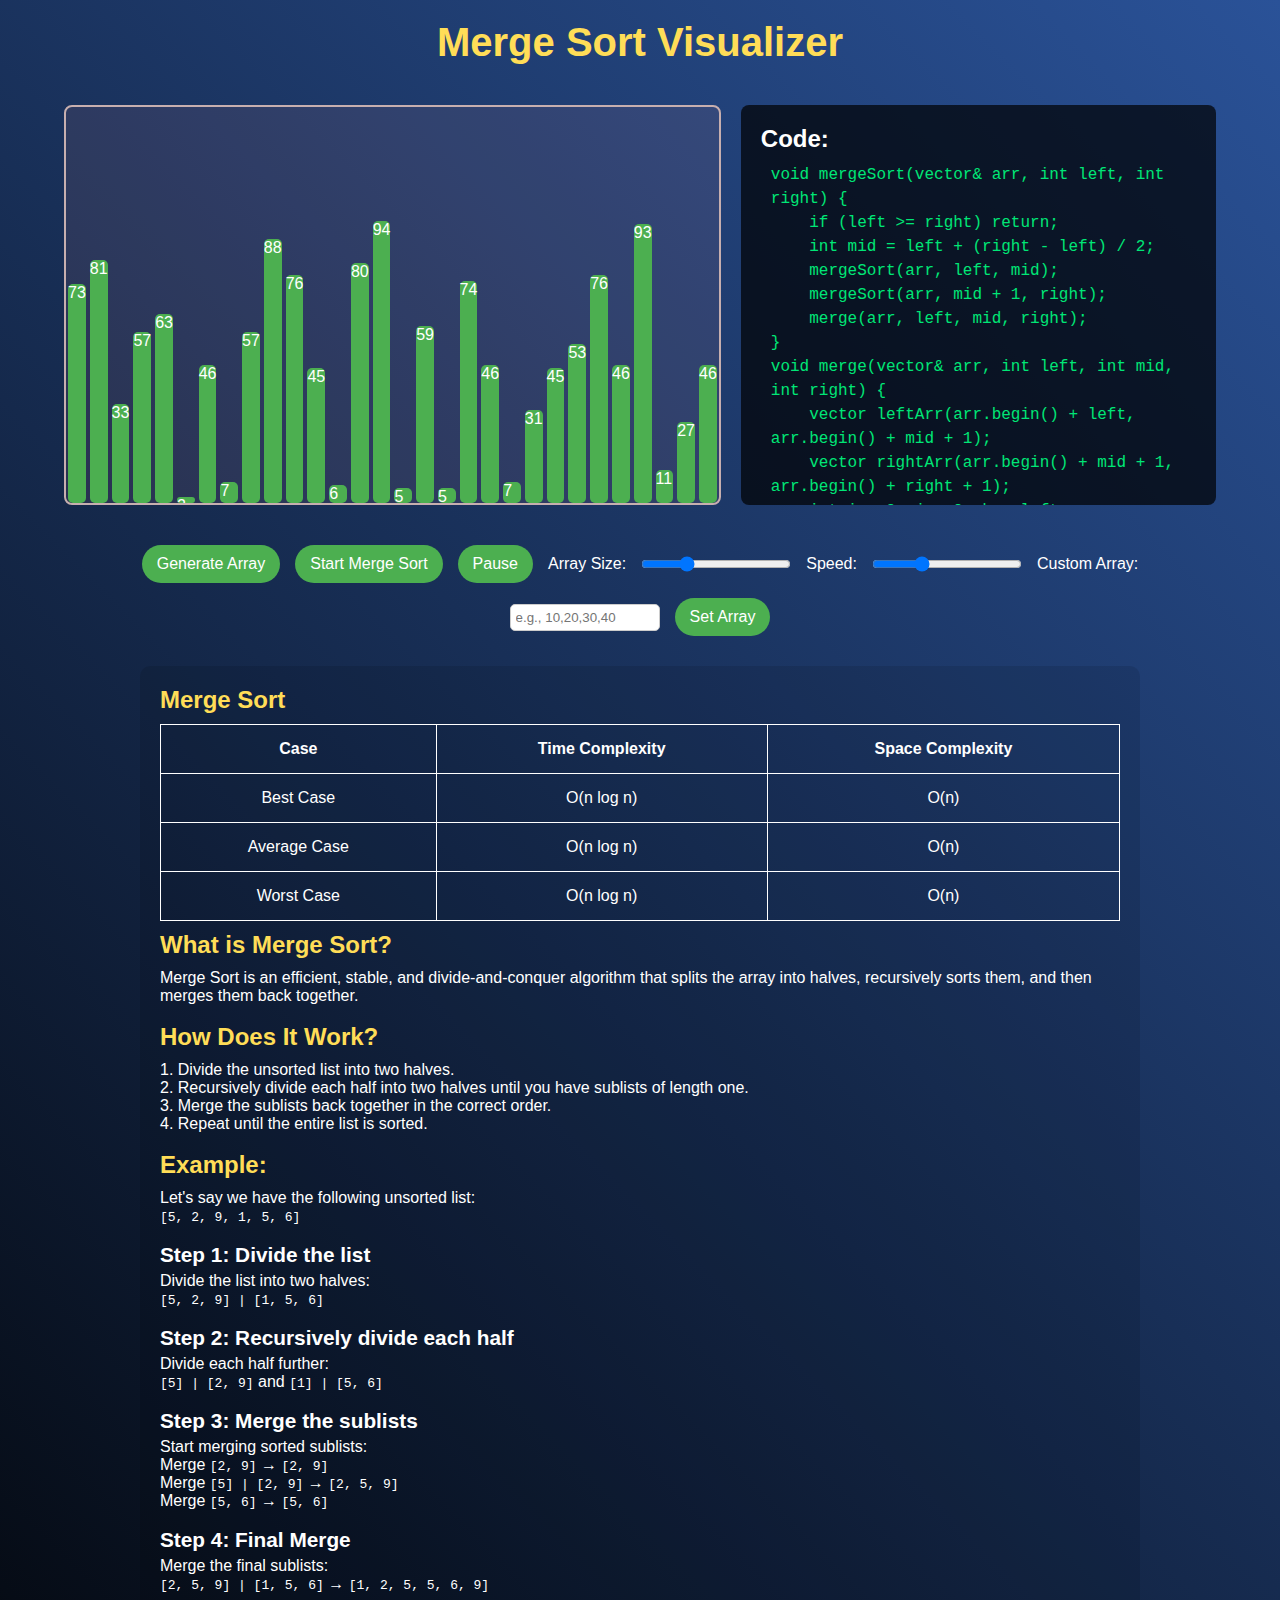
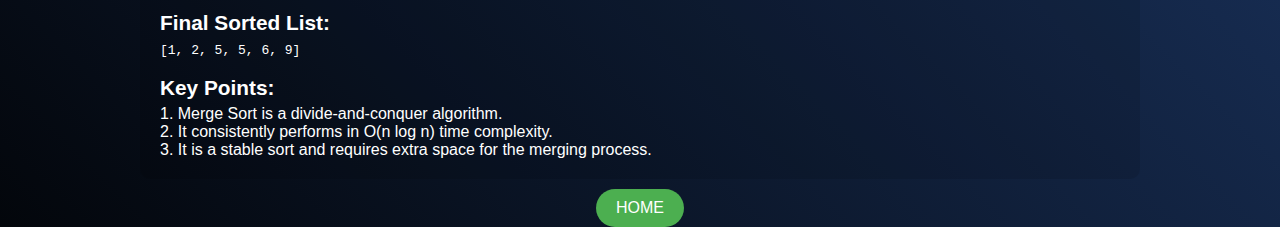
<file: merge.html>
<!DOCTYPE html>
<html lang="en">
<head>
    <meta charset="UTF-8">
    <meta name="viewport" content="width=device-width, initial-scale=1.0">
    <title>Merge Sort Visualizer</title>
    <link rel="stylesheet" href="styleee.css">
    <link rel="icon" href="LOGO.png" type="image/x-icon">
</head>
<body>
    <header>
        <h1>Merge Sort Visualizer</h1>
    </header>
    
    <main>
        <div id="array-container"></div>
        <div id="code-container">
            <h2>Code:</h2>
            <pre id="algorithm-code"></pre>
        </div>
    </main>
    
    <div class="controls">
        <button id="generate-array">Generate Array</button>
        <button id="start-sort">Start Merge Sort</button>
        <button id="pause-resume">Pause</button>
        <label for="size-range">Array Size:</label>
        <input type="range" id="size-range" min="10" max="100" value="30">
        <label for="speed-range">Speed:</label>
        <input type="range" id="speed-range" min="50" max="1000" value="300">
        <label for="custom-array">Custom Array:</label>
        <input type="text" id="custom-array" placeholder="e.g., 10,20,30,40">
        <button id="set-array">Set Array</button>
        <button id="theme-toggle">Dark Mode</button>
    </div>
    
    <aside id="merge-sort-info" class="info-panel">
        <h2>Merge Sort</h2>
        <table>
            <tr><th>Case</th><th>Time Complexity</th><th>Space Complexity</th></tr>
            <tr><td>Best Case</td><td>O(n log n)</td><td>O(n)</td></tr>
            <tr><td>Average Case</td><td>O(n log n)</td><td>O(n)</td></tr>
            <tr><td>Worst Case</td><td>O(n log n)</td><td>O(n)</td></tr>
        </table>
        <div id="loop-indicator"></div>
        <div id="algorithm-explanation">
            <h2><strong>What is Merge Sort?</strong></h2>
            <p>Merge Sort is an efficient, stable, and divide-and-conquer algorithm that splits the array into halves, recursively sorts them, and then merges them back together.</p>
            <br>
            <h2><strong>How Does It Work?</strong></h2>
            <p>1. Divide the unsorted list into two halves.</p>
            <p>2. Recursively divide each half into two halves until you have sublists of length one.</p>
            <p>3. Merge the sublists back together in the correct order.</p>
            <p>4. Repeat until the entire list is sorted.</p>
        <br>
            <h2><strong>Example:</strong></h2>
            <p>Let's say we have the following unsorted list:</p>
            <p><code>[5, 2, 9, 1, 5, 6]</code></p>
        <br>
            <h3><strong>Step 1: Divide the list</strong></h3>
            <p>Divide the list into two halves:</p>
            <p><code>[5, 2, 9] | [1, 5, 6]</code></p>
        <br>
            <h3><strong>Step 2: Recursively divide each half</strong></h3>
            <p>Divide each half further:</p>
            <p><code>[5] | [2, 9]</code> and <code>[1] | [5, 6]</code></p>
        <br>
            <h3><strong>Step 3: Merge the sublists</strong></h3>
            <p>Start merging sorted sublists:</p>
            <p>Merge <code>[2, 9]</code> → <code>[2, 9]</code></p>
            <p>Merge <code>[5] | [2, 9]</code> → <code>[2, 5, 9]</code></p>
            <p>Merge <code>[5, 6]</code> → <code>[5, 6]</code></p>
        <br>
            <h3><strong>Step 4: Final Merge</strong></h3>
            <p>Merge the final sublists:</p>
            <p><code>[2, 5, 9] | [1, 5, 6]</code> → <code>[1, 2, 5, 5, 6, 9]</code></p>
        <br>
            <h3><strong>Final Sorted List:</strong></h3>
            <p><code>[1, 2, 5, 5, 6, 9]</code></p>
        <br>
            <h3><strong>Key Points:</strong></h3>
            <p>1. Merge Sort is a divide-and-conquer algorithm.</p>
            <p>2. It consistently performs in O(n log n) time complexity.</p>
            <p>3. It is a stable sort and requires extra space for the merging process.</p>
        </div>
    </aside>

    <script src="merge.js"></script>
    <a href="index.html" style="text-decoration: none; padding: 10px 20px; background-color: #4CAF50; color: white; border-radius: 100px;">HOME</a>

</body>
</html>
</file>
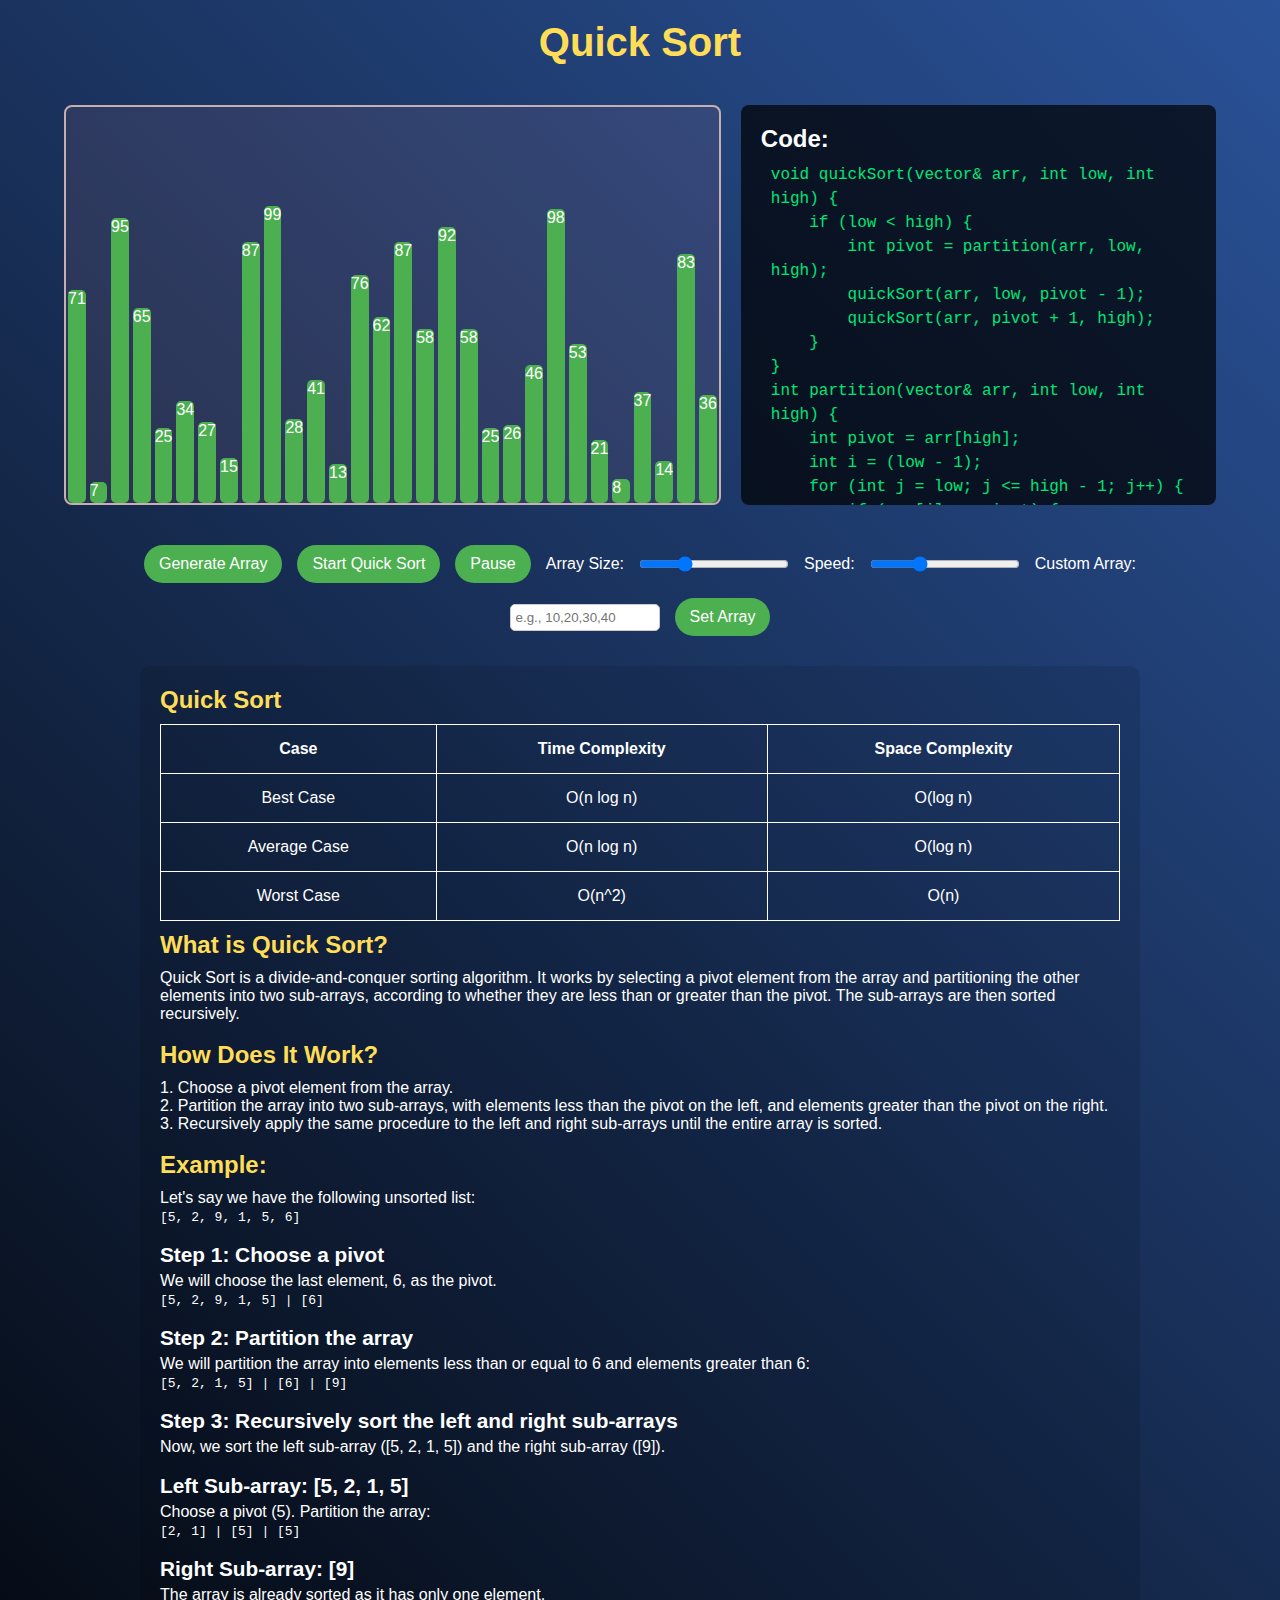
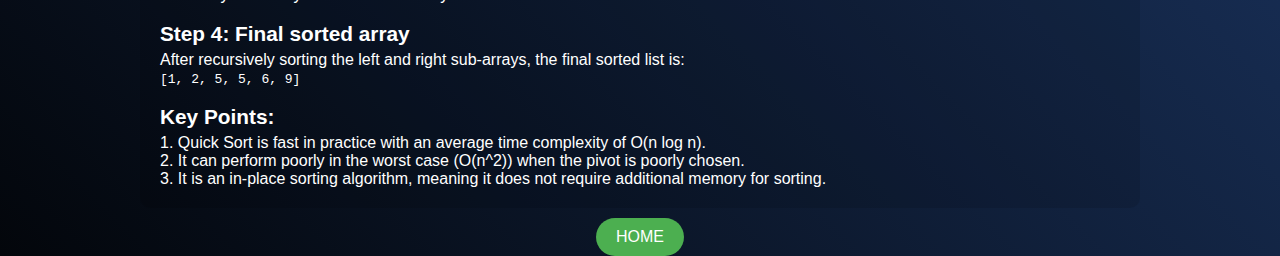
<file: quick.html>
<!DOCTYPE html>
<html lang="en">
<head>
    <meta charset="UTF-8">
    <meta name="viewport" content="width=device-width, initial-scale=1.0">
    <title>Quick Sort Visualizer</title>
    <link rel="stylesheet" href="styleee.css">
    <link rel="icon" href="LOGO.png" type="image/x-icon">
</head>
<body>
    <header>
        <h1>Quick Sort</h1>
    </header>
    
    <main>
        <div id="array-container"></div>
        <div id="code-container">
            <h2>Code:</h2>
            <pre id="algorithm-code"></pre>
        </div>
    </main>
    
    <div class="controls">
        <button id="generate-array">Generate Array</button>
        <button id="start-sort">Start Quick Sort</button>
        <button id="pause-resume">Pause</button>
        <label for="size-range">Array Size:</label>
        <input type="range" id="size-range" min="10" max="100" value="30">
        <label for="speed-range">Speed:</label>
        <input type="range" id="speed-range" min="50" max="1000" value="300">
        <label for="custom-array">Custom Array:</label>
        <input type="text" id="custom-array" placeholder="e.g., 10,20,30,40">
        <button id="set-array">Set Array</button>
        <button id="theme-toggle">Dark Mode</button>
    </div>
    
    <aside id="quick-sort-info" class="info-panel">
        <h2>Quick Sort</h2>
        <table>
            <tr><th>Case</th><th>Time Complexity</th><th>Space Complexity</th></tr>
            <tr><td>Best Case</td><td>O(n log n)</td><td>O(log n)</td></tr>
            <tr><td>Average Case</td><td>O(n log n)</td><td>O(log n)</td></tr>
            <tr><td>Worst Case</td><td>O(n^2)</td><td>O(n)</td></tr>
        </table>
        <div id="loop-indicator"></div>
        <div id="algorithm-explanation">
            <h2><strong>What is Quick Sort?</strong></h2>
            <p>Quick Sort is a divide-and-conquer sorting algorithm. It works by selecting a pivot element from the array and partitioning the other elements into two sub-arrays, according to whether they are less than or greater than the pivot. The sub-arrays are then sorted recursively.</p><br>
        
            <h2><strong>How Does It Work?</strong></h2>
            <p>1. Choose a pivot element from the array.</p>
            <p>2. Partition the array into two sub-arrays, with elements less than the pivot on the left, and elements greater than the pivot on the right.</p>
            <p>3. Recursively apply the same procedure to the left and right sub-arrays until the entire array is sorted.</p><br>
        
            <h2><strong>Example:</strong></h2>
            <p>Let's say we have the following unsorted list:</p>
            <p><code>[5, 2, 9, 1, 5, 6]</code></p><br>
        
            <h3><strong>Step 1: Choose a pivot</strong></h3>
            <p>We will choose the last element, 6, as the pivot.</p>
            <p><code>[5, 2, 9, 1, 5] | [6]</code></p><br>
        
            <h3><strong>Step 2: Partition the array</strong></h3>
            <p>We will partition the array into elements less than or equal to 6 and elements greater than 6:</p>
            <p><code>[5, 2, 1, 5] | [6] | [9]</code></p><br>
        
            <h3><strong>Step 3: Recursively sort the left and right sub-arrays</strong></h3>
            <p>Now, we sort the left sub-array ([5, 2, 1, 5]) and the right sub-array ([9]).</p><br>
        
            <h3><strong>Left Sub-array: [5, 2, 1, 5]</strong></h3>
            <p>Choose a pivot (5). Partition the array:</p>
            <p><code>[2, 1] | [5] | [5]</code></p><br>
        
            <h3><strong>Right Sub-array: [9]</strong></h3>
            <p>The array is already sorted as it has only one element.</p><br>
        
            <h3><strong>Step 4: Final sorted array</strong></h3>
            <p>After recursively sorting the left and right sub-arrays, the final sorted list is:</p>
            <p><code>[1, 2, 5, 5, 6, 9]</code></p><br>
        
            <h3><strong>Key Points:</strong></h3>
            <p>1. Quick Sort is fast in practice with an average time complexity of O(n log n).</p>
            <p>2. It can perform poorly in the worst case (O(n^2)) when the pivot is poorly chosen.</p>
            <p>3. It is an in-place sorting algorithm, meaning it does not require additional memory for sorting.</p>
        </div>
    </aside>

    <script src="quick.js"></script>
    <a href="index.html" style="text-decoration: none; padding: 10px 20px; background-color: #4CAF50; color: white; border-radius: 100px;">HOME</a>

</body>
</html>
</file>
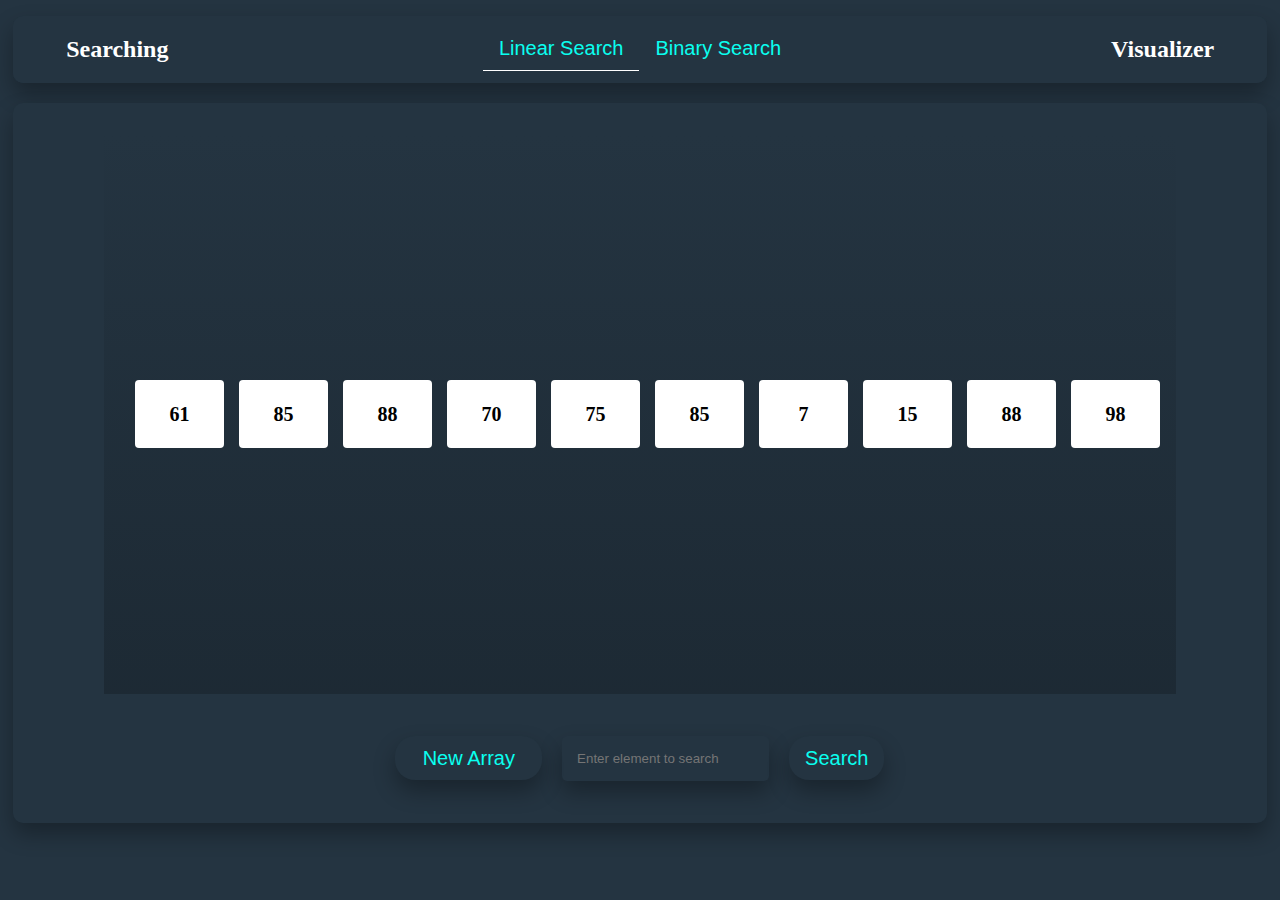
<file: searching.html>
<!DOCTYPE html>
<html lang="en">
  <head>
    <meta charset="UTF-8" />
    <meta http-equiv="X-UA-Compatible" content="IE=edge" />
    <meta name="viewport" content="width=device-width, initial-scale=1.0" />
    <title>Searching Visualizer</title>
    <!-- fontaweomse cdn -->
    <link
      rel="stylesheet"
      href="https://cdnjs.cloudflare.com/ajax/libs/font-awesome/5.15.3/css/all.min.css"
      integrity="sha512-iBBXm8fW90+nuLcSKlbmrPcLa0OT92xO1BIsZ+ywDWZCvqsWgccV3gFoRBv0z+8dLJgyAHIhR35VZc2oM/gI1w=="
      crossorigin="anonymous"
      referrerpolicy="no-referrer"
    />
    <link rel="stylesheet" href="se.css" >
    <link rel="icon" href="LOGO.png" type="image/x-icon">
  </head>
  <body>
    <div id="root">
      <div class="outer-wrapper">
        <!-- nav bar section -->
        <nav class="navbar container shadow">
          <!-- navbar left section -->
          <div class="nav-left-section">
            <h2><a href="">Searching</a></h2>
          </div>
          <!-- navbar middle section -->
          <div class="nav-middle-section">
            <div class="linear-wrapper search-btn">
              <button class="linear-btn btn" id="linear-search">
                Linear Search
              </button>
            </div>
            <div class="binary-wrapper search-btn">
              <button class="binary-btn btn" id="binary-search">
                Binary Search
              </button>
            </div>
          </div>
          <!-- navbar right section -->
          <div class="nav-right-section">
            <h2><a href="">Visualizer</a></h2>
          </div>
        </nav>
        

        <!-- main body section  -->
        <div class="main">
          <div class="main-wrapper shadow">
            <!-- searching visual section -->
            <div class="search-window">
              <div class="box-container">
                <div class="box" id="box-wrapper-0">
                  <!-- item text -->
                  <div class="box-item-text" id="box0"></div>
                  <!-- arrow icon -->
                  <div class="box-item-icon">
                    <i class="fas fa-long-arrow-alt-up"></i>
                  </div>
                </div>
                <div class="box" id="box-wrapper-1">
                  <!-- item text -->
                  <div class="box-item-text" id="box1"></div>
                  <!-- arrow icon -->
                  <div class="box-item-icon">
                    <i class="fas fa-long-arrow-alt-up"></i>
                  </div>
                </div>
                <div class="box" id="box-wrapper-2">
                  <!-- item text -->
                  <div class="box-item-text" id="box2"></div>
                  <!-- arrow icon -->
                  <div class="box-item-icon">
                    <i class="fas fa-long-arrow-alt-up"></i>
                  </div>
                </div>
                <div class="box" id="box-wrapper-3">
                  <!-- item text -->
                  <div class="box-item-text" id="box3"></div>
                  <!-- arrow icon -->
                  <div class="box-item-icon">
                    <i class="fas fa-long-arrow-alt-up"></i>
                  </div>
                </div>
                <div class="box" id="box-wrapper-4">
                  <!-- item text -->
                  <div class="box-item-text" id="box4"></div>
                  <!-- arrow icon -->
                  <div class="box-item-icon">
                    <i class="fas fa-long-arrow-alt-up"></i>
                  </div>
                </div>
                <div class="box" id="box-wrapper-5">
                  <!-- item text -->
                  <div class="box-item-text" id="box5"></div>
                  <!-- arrow icon -->
                  <div class="box-item-icon">
                    <i class="fas fa-long-arrow-alt-up"></i>
                  </div>
                </div>
                <div class="box" id="box-wrapper-6">
                  <!-- item text -->
                  <div class="box-item-text" id="box6"></div>
                  <!-- arrow icon -->
                  <div class="box-item-icon">
                    <i class="fas fa-long-arrow-alt-up"></i>
                  </div>
                </div>
                <div class="box" id="box-wrapper-7">
                  <!-- item text -->
                  <div class="box-item-text" id="box7"></div>
                  <!-- arrow icon -->
                  <div class="box-item-icon">
                    <i class="fas fa-long-arrow-alt-up"></i>
                  </div>
                </div>
                <div class="box" id="box-wrapper-8">
                  <!-- item text -->
                  <div class="box-item-text" id="box8"></div>
                  <!-- arrow icon -->
                  <div class="box-item-icon">
                    <i class="fas fa-long-arrow-alt-up"></i>
                  </div>
                </div>
                <div class="box" id="box-wrapper-9">
                  <!-- item text -->
                  <div class="box-item-text" id="box9"></div>
                  <!-- arrow icon -->
                  <div class="box-item-icon">
                    <i class="fas fa-long-arrow-alt-up"></i>
                  </div>
                </div>
            </div>
            <!-- search option section -->
            <div class="search-options">
              <div class="search-options-wrapper">
                <!-- for generating new array -->
                <div class="generate-array">
                  <button class="new-array btn shadow" id="generate-array">
                    New Array
                  </button>
                </div>
                <!-- for element to be search -->
                <div class="search-element">
                  <input
                    type="text"
                    placeholder="Enter element to search"
                    id="valueForSearch"
                    required="required"
                    autocomplete="off"
                  />
                </div>
                <!-- for search to start -->
                <div class="search-wrapper">
                  <button class="search btn shadow" id="search">Search</button>
                  
                </div>
              </div>
            </div>
          </div>
        </div>
      </div>
    </div>
    
    <!-- js file links -->
    <script src="u.js"></script>
    <script src="se.js"></script>
    <script src="s.js"></script>
  </body>
  
</html>
</file>
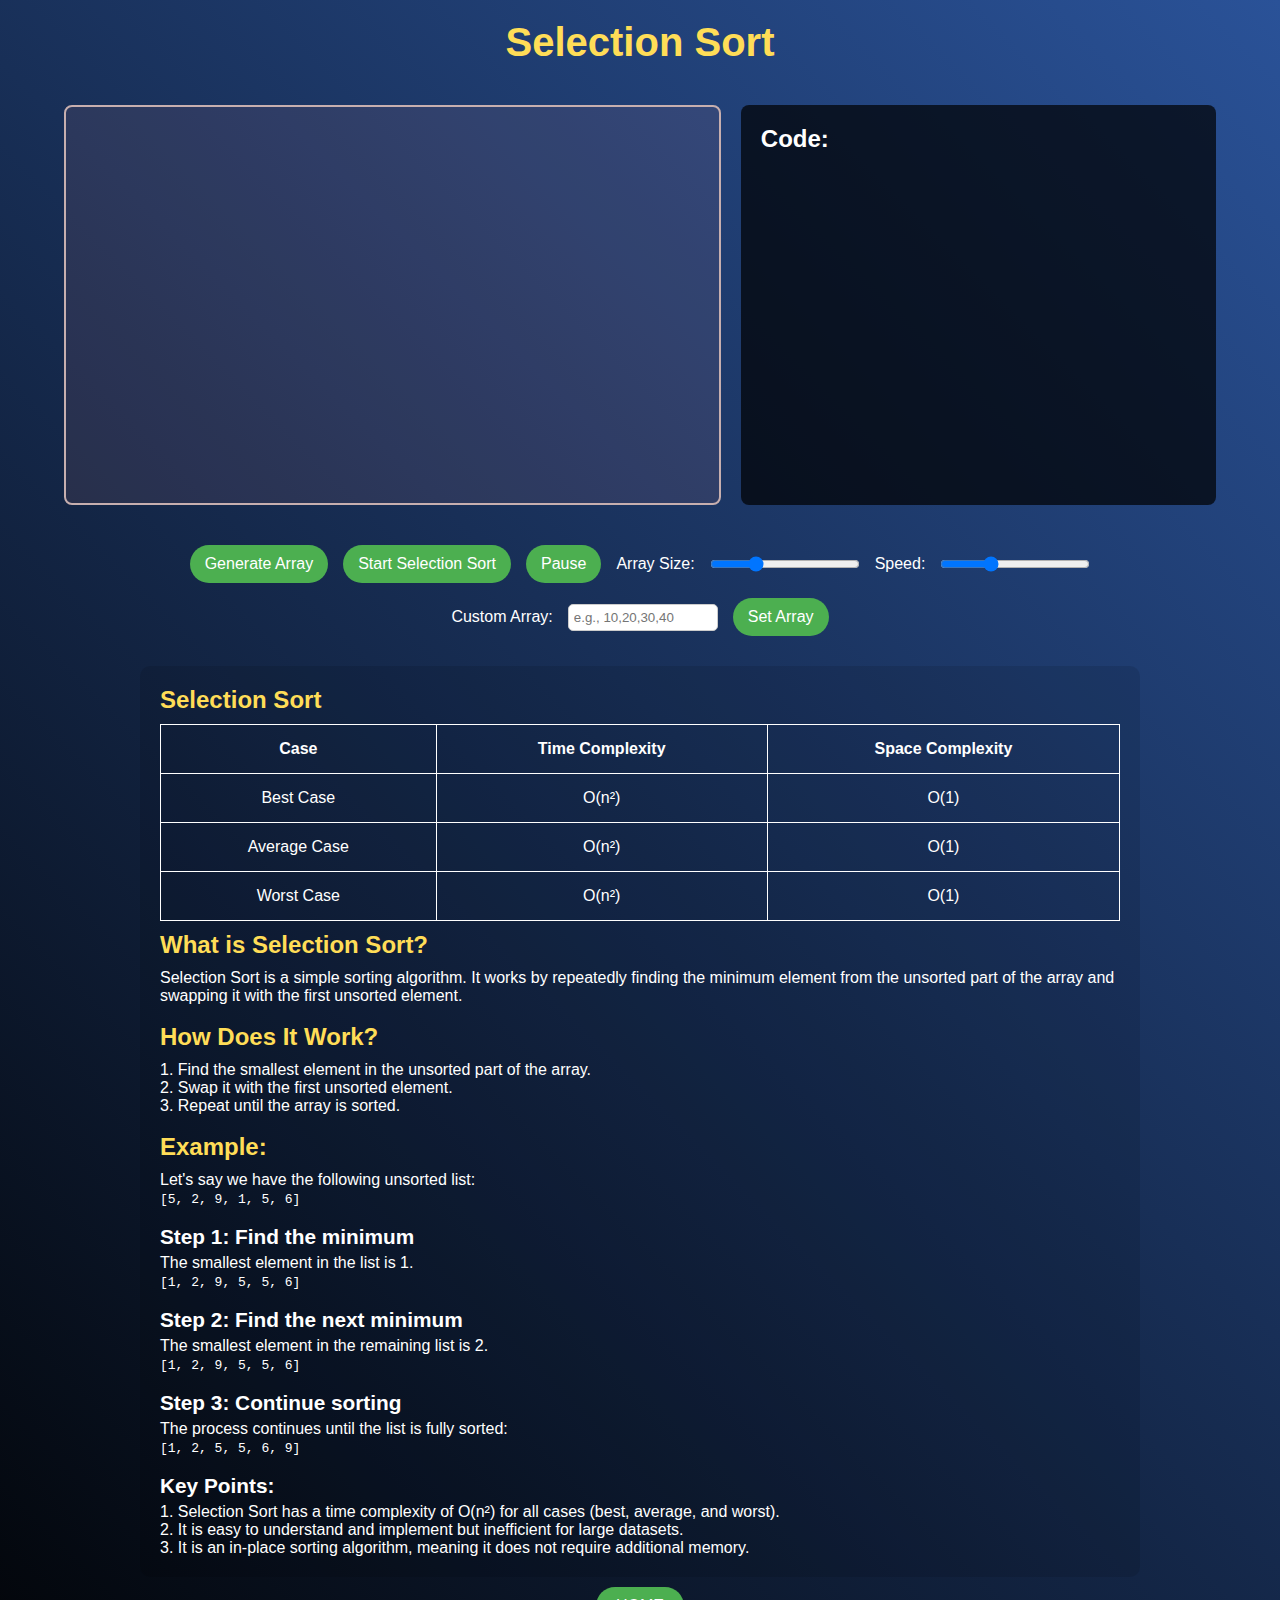
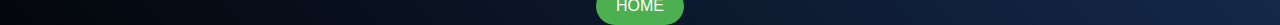
<file: selection.html>
<!DOCTYPE html>
<html lang="en">
<head>
    <meta charset="UTF-8">
    <meta name="viewport" content="width=device-width, initial-scale=1.0">
    <title>Selection Sort Visualizer</title>
    <link rel="stylesheet" href="styleee.css">
    <link rel="icon" href="LOGO.png" type="image/x-icon">
</head>
<body>
    <header>
        <h1>Selection Sort</h1>
    </header>
    
    <main>
        <div id="array-container"></div>
        <div id="code-container">
            <h2>Code:</h2>
            <pre id="algorithm-code"></pre>
        </div>
    </main>
    
    <div class="controls">
        <button id="generate-array">Generate Array</button>
        <button id="start-sort">Start Selection Sort</button>
        <button id="pause-resume">Pause</button>
        <label for="size-range">Array Size:</label>
        <input type="range" id="size-range" min="10" max="100" value="30">
        <label for="speed-range">Speed:</label>
        <input type="range" id="speed-range" min="50" max="1000" value="300">
        <label for="custom-array">Custom Array:</label>
        <input type="text" id="custom-array" placeholder="e.g., 10,20,30,40">
        <button id="set-array">Set Array</button>
        <button id="theme-toggle">Dark Mode</button>
    </div>
    
    <aside id="selection-sort-info" class="info-panel">
        <h2>Selection Sort</h2>
        <table>
            <tr><th>Case</th><th>Time Complexity</th><th>Space Complexity</th></tr>
            <tr><td>Best Case</td><td>O(n²)</td><td>O(1)</td></tr>
            <tr><td>Average Case</td><td>O(n²)</td><td>O(1)</td></tr>
            <tr><td>Worst Case</td><td>O(n²)</td><td>O(1)</td></tr>
        </table>
        <div id="loop-indicator"></div>
        <div id="algorithm-explanation">
            <h2><strong>What is Selection Sort?</strong></h2>
            <p>Selection Sort is a simple sorting algorithm. It works by repeatedly finding the minimum element from the unsorted part of the array and swapping it with the first unsorted element.</p><br>
        
            <h2><strong>How Does It Work?</strong></h2>
            <p>1. Find the smallest element in the unsorted part of the array.</p>
            <p>2. Swap it with the first unsorted element.</p>
            <p>3. Repeat until the array is sorted.</p><br>
        
            <h2><strong>Example:</strong></h2>
            <p>Let's say we have the following unsorted list:</p>
            <p><code>[5, 2, 9, 1, 5, 6]</code></p><br>
        
            <h3><strong>Step 1: Find the minimum</strong></h3>
            <p>The smallest element in the list is 1.</p>
            <p><code>[1, 2, 9, 5, 5, 6]</code></p><br>
        
            <h3><strong>Step 2: Find the next minimum</strong></h3>
            <p>The smallest element in the remaining list is 2.</p>
            <p><code>[1, 2, 9, 5, 5, 6]</code></p><br>
        
            <h3><strong>Step 3: Continue sorting</strong></h3>
            <p>The process continues until the list is fully sorted:</p>
            <p><code>[1, 2, 5, 5, 6, 9]</code></p><br>
        
            <h3><strong>Key Points:</strong></h3>
            <p>1. Selection Sort has a time complexity of O(n²) for all cases (best, average, and worst).</p>
            <p>2. It is easy to understand and implement but inefficient for large datasets.</p>
            <p>3. It is an in-place sorting algorithm, meaning it does not require additional memory.</p>
        </div>
    </aside>

    <script src="selection.js"></script>
    <a href="index.html" style="text-decoration: none; padding: 10px 20px; background-color: #4CAF50; color: white; border-radius: 100px;">HOME</a>

</body>
</html>
</file>
<file: se.css>
* {
    box-sizing: border-box;
    background-color: #243441;
  }
  
  body {
    margin: 0;
    padding: 0;
  }
  
  /*************** global classes ****************/
  
  .container {
    display: flex;
    flex-wrap: wrap;
  }
  
  a {
    text-decoration: none;
    color: #fff;
  }
  
  span {
    content: "\2191";
    color: white;
    font-size: 30px;
  }
  
  button {
    position: relative;
    height: 44px;
    cursor: pointer;
    white-space: nowrap;
    color: rgb(10, 255, 239);
    border: none;
    font-size: 20px;
  }
  
  .btn {
    display: inline-block;
    width: auto;
    padding: 0 1rem;
    border-radius: 20px;
  }
  
  .shadow {
    box-shadow: 0px 11px 22px rgba(0, 0, 0, 0.3);
    /* -11px -11px 22px hsla(0, 0%, 100%, 0.1); */
  }
  
  input {
    padding: 15px;
    border: none;
    color: white;
    outline: none;
    border-radius: 5px;
    box-shadow: 0px 11px 22px rgba(0, 0, 0, 0.3);
  }
  
  .box {
    position: relative;
    margin-left: 15px;
    background-color: white;
    font-size: 20px;
    width: 89px;
    height: 68px;
    text-align: center;
    display: flex;
    border-radius: 4px;
    font-weight: 600;
    flex-direction: column;
    align-items: center;
    justify-content: center;
  }
  
  .box-item-text {
    background-color: inherit;
  }
  
  .box-item-icon {
    position: absolute;
    bottom: -70%;
    left: 50%;
    transform: translate(-50%, 0);
    display: none;
  }
  
  .box-item-icon .fas {
    color: #fff;
  }
  
  /****************** nav bar section ************/
  
  .navbar {
    width: 98vw;
    position: relative;
    margin: auto;
    top: 1rem;
    overflow: hidden;
    border-radius: 10px;
  }
  
  .nav-left-section {
    flex-grow: 0;
    max-width: 16.666667%;
    flex-basis: 16.666667%;
    text-align: center;
  }
  
  .nav-middle-section {
    flex: 1;
    flex-grow: 0;
    max-width: 66.666667%;
    flex-basis: 66.666667%;
    display: flex;
    justify-content: center;
  }
  
  .linear-btn
  /* .binary-btn { */ {
    border-radius: 0;
    border-bottom: 1px solid white;
  }
  
  .binary-btn {
    border-radius: 0;
    border-bottom: 1px solid #243441;
  }
  
  .search-btn {
    display: flex;
    align-items: center;
    justify-content: center;
  }
  
  .nav-right-section {
    flex: 1;
    text-align: center;
  }
  
  /************* main body section *************/
  
  .main-wrapper {
    width: 98vw;
    height: 80vh;
    position: relative;
    margin: auto;
    top: 1rem;
    overflow: hidden;
    border-radius: 10px;
    padding: 32px;
    margin-top: 20px;
    display: flex;
    flex-direction: column;
  }
  
  /* Searching window */
  
  .search-window {
    flex: 1;
    display: flex;
    flex-direction: column;
  }
  
  .box-container {
    width: 90%;
    margin: auto;
    height: 100%;
    display: flex;
    flex-wrap: wrap;
    align-items: center;
    justify-content: center;
    background-image: linear-gradient(#243441, rgba(0, 0, 0, 0.2));
  }
  
  /* search options section */
  .search-options-wrapper {
    width: 90%;
    height: 100%;
    /* border-bottom: 1px solid hsla(0, 0%, 100%, 0.4); */
    margin: 1rem auto;
    display: flex;
    justify-content: center;
    align-items: center;
  }
  
  .new-array {
    padding: 0.2rem 1.7rem;
  }
  .generate-array,
  .search-element,
  .search-wrapper {
    margin: 10px;
  }
</file>
<file: style.css>
/* General reset for body and universal styles */
body {
    margin: 0;
    padding: 0;
    height: 100vh;
    background-image: url('SORTINGPIC.jpg'); /* Replace with the actual path of your image */
    background-size: cover;
    background-position: center;
    background-repeat: no-repeat;
    background-attachment: fixed;
    font-family: Arial, sans-serif;
}

* {
    margin: 0;
    box-sizing: border-box;
}

/* Navbar styling */
.navbar {
    height: 60px;
    background-color: #161616;
    color: white;
    display: flex;
    align-items: center;
    padding: 0 20px;
}

/* Flexbox styling for alignment */
.nav-logo {
    display: flex;
    align-items: center;
    gap: 10px;
}

/* Logo container with icon */
.icon {
    font-size: 24px;
    color: #888; /* Default color for the icon */
    cursor: pointer; /* Change cursor to pointer on hover */
}

/* Font styling inside the logo section */
.font h1 {
    font-size: 24px;
    color: white;
}

/* Welcome section styles */
.welcome-section {
    height: 80vh; /* Occupies 40% of the viewport height */
    display: flex;
    justify-content: center; /* Center the content horizontally */
    align-items: center; /* Center the content vertically */
    background-color: rgba(0, 0, 0, 0.5); /* Slightly transparent black background for contrast */
    padding: 20px;
}

.welcome-section h1 {
    font-size: 2.5em; /* Large font size for the welcome message */
    color: orange; /* Orange color for the text */
    text-align: center; /* Center the text */
}

/* Info section styles */
.info-section {
    padding: 80px; /* Padding for content */
    background-color: rgba(255, 255, 255, 0.8); /* Slightly transparent background for readability */
    margin-top: 20px; /* Space above the info section */
    border-radius: 8px; /* Rounded corners */
    overflow-y: auto; /* Allows scrolling if content overflows */
}

/* Sidebar styles */
.sidebar {
    position: fixed;
    top: 0;
    left: -100%; /* Initially hidden to the left */
    width: 21%;
    height: 100%; /* Ensures it covers full height */
    background-color: rgba(38, 38, 38, 0.9); /* Slightly transparent dark background */
    color: white;
    padding: 20px;
    transition: left 0.3s ease; /* Smooth transition */
    z-index: 1000; /* Ensure it is above other content */
}

/* Active class for showing sidebar */
.sidebar.active {
    left: 0; /* Show the sidebar */
}

/* Styling for algorithm list */
ul {
    list-style-type: none; /* Remove bullet points */
    padding: 0; /* Remove padding */
}

.algorithm-item {
    padding: 10px; /* Space around each item */
    border: 1px solid transparent; /* Initial border */
    transition: border 0.3s ease, background-color 0.3s ease; /* Smooth transition */
    cursor: pointer; /* Change cursor to pointer */
}

.algorithm-item:hover {
    background-color: rgba(255, 255, 255, 0.1); /* Light background on hover */
    border: 1px solid white; /* Highlight border on hover */
}

/* Button styling */
#close-sidebar {
    margin-top: 20px; /* Space above the button */
    padding: 10px 15px; /* Button padding */
    background-color: #ff4444; /* Red color */
    color: white; /* Text color */
    border: none; /* Remove default border */
    cursor: pointer; /* Change cursor to pointer */
}

#close-sidebar:hover {
    background-color: #ff0000; /* Darker red on hover */
}
</file>
<file: styleee.css>
/* General Reset */
* {
    margin: 0;
    padding: 0;
    box-sizing: border-box;
}

/* Body Styling */
body {
    font-family: Arial, sans-serif;
    background: linear-gradient(45deg, #03060b, #2a5298);
    color: white;
    display: flex;
    flex-direction: column;
    align-items: center;
    min-height: 100vh;
}

/* Header Styling */
header {
    margin: 20px 0;
    text-align: center;
}

header h1 {
    font-size: 2.5rem;
    color: #ffdd57;
}

/* Main Content Styling */
main {
    display: flex;
    justify-content: center;
    align-items: flex-start;
    width: 90%;
    margin: 20px 0;
    gap: 20px;
}

#array-container {
    flex: 3;
    height: 400px;
    display: flex;
    align-items: flex-end;
    justify-content: center;
    background: rgba(223, 133, 133, 0.1);
    border: 2px solid rgb(199, 175, 175);
    border-radius: 8px;
    overflow: hidden;
}

.bar {
    background: #4caf50;
    margin: 0 2px;
    border-radius: 5px;
    transition: height 0.3s ease, background 0.3s ease;
}

.bar.active {
    background: #ff5722;
}

/* Code Container */
#code-container {
    flex: 2;
    padding: 20px;
    background: rgba(0, 0, 0, 0.7);
    border-radius: 8px;
    height: 400px;
    overflow-y: auto;
    max-width: 500px;
}

/* Algorithm Code Styling */
#algorithm-code {
    font-family: 'Courier New', Courier, monospace;
    font-size: 1rem;
    color: #00e676;
    white-space: pre-wrap;
    padding: 10px;
    line-height: 1.5;
}

#algorithm-code .highlight {
    background: #ffdd57;
    color: black;
    padding: 2px 4px;
    border-radius: 4px;
}

/* Controls Styling */
.controls {
    display: flex;
    justify-content: center;
    align-items: center;
    gap: 15px;
    margin: 20px 0;
    width: 100%;
    max-width: 1000px;
    flex-wrap: wrap;
}

button, select, input[type="range"] {
    padding: 10px 15px;
    font-size: 1rem;
    border: none;
    border-radius: 100px;
    cursor: pointer;
    transition: background 0.3s ease;
}

button {
    background: #4caf50;
    color: white;
}

button:hover {
    background: #45a049;
}

input[type="range"] {
    width: 150px;
    background: transparent;
}

select {
    padding: 8px;
    background: #fff;
    border-radius: 5px;
    border: none;
}

/* Info Panel Styling */
.info-panel {
    background: rgba(0, 0, 0, 0.1);
    /* border: 2px solid white; */
    border-radius: 10px;
    padding: 20px;
    width: 100%;
    max-width: 1000px;
    /* text-align: center; */
    margin: 10px 0;
}

.info-panel h2 {
    font-size: 1.5rem;
    margin-bottom: 10px;
    color: #ffdd57;
}

.info-panel table {
    width: 100%;
    border-collapse: collapse;
    margin: 10px 0;
    color: white;
}

.info-panel table th, .info-panel table td {
    padding: 15px;
    border: 1px solid white;
    text-align: center;
}

/* Loop Indicator Styling */
#loop-indicator {
    margin: 10px 0;
    font-size: 1.1rem;
    color: #00e676;
}

#algorithm-explanation h3 {
    margin-bottom: 5px;
    font-size: 1.3rem;
    
}

/* Dark Mode and Light Mode Styles */
body.light-mode {
    background: white;
    color: black;
}

body.light-mode header h1 {
    color: #007bff;
}

body.light-mode .controls button {
    background: #007bff;
    color: white;
}

body.light-mode .info-panel {
    background: rgba(0, 0, 0, 0.1);
}

/* Highlight Sorted Bars */
.bar.sorted {
    background: #00e676;
}

/* Custom Array Input Styling */
#custom-array {
    padding: 5px;
    width: 150px;
    border-radius: 5px;
    border: 1px solid #ccc;
}

/* Theme Toggle */
#theme-toggle {
    background: #ff5722;
    color: white;
}

/* General code styling */
.code-container {
    font-family: 'Courier New', Courier, monospace;
    white-space: pre-wrap; /* Allows code to wrap if it exceeds container width */
    background-color: #f4f4f4;
    padding: 10px;
    border-radius: 8px;
    border: 1px solid #ddd;
    margin: 20px 0;
}

/* Style the language selector */
#language-selector {
    margin: 10px;
    padding: 5px;
}

/* Dark Mode */
body.dark-mode {
    background-color: #121212;
    color: #ffffff;
}

button.dark-mode {
    background-color: #333;
    color: #fff;
}

/* Highlight the current executing line in the code */
.highlight {
    background-color: #ffeb3b; /* Highlight color */
    font-weight: bold;
    color: #000; /* Black text on highlighted background */
}

/* General Styling for Theme Toggle Button */
#theme-toggle {
    display: flex;
    align-items: center;
    justify-content: center;
    padding: 10px 15px;
    background: #ff5722;
    border-radius: 50px;
    cursor: pointer;
    transition: background 0.3s ease;
    color: white;
    border: none;
}

#theme-toggle:hover {
    background-color: #e64a19;
}

body.dark-mode #theme-toggle {
    background-color: #4caf50;
}

body.light-mode #theme-toggle {
    background-color: #007bff;
}

#theme-toggle {
    display: none;
}
</file>
